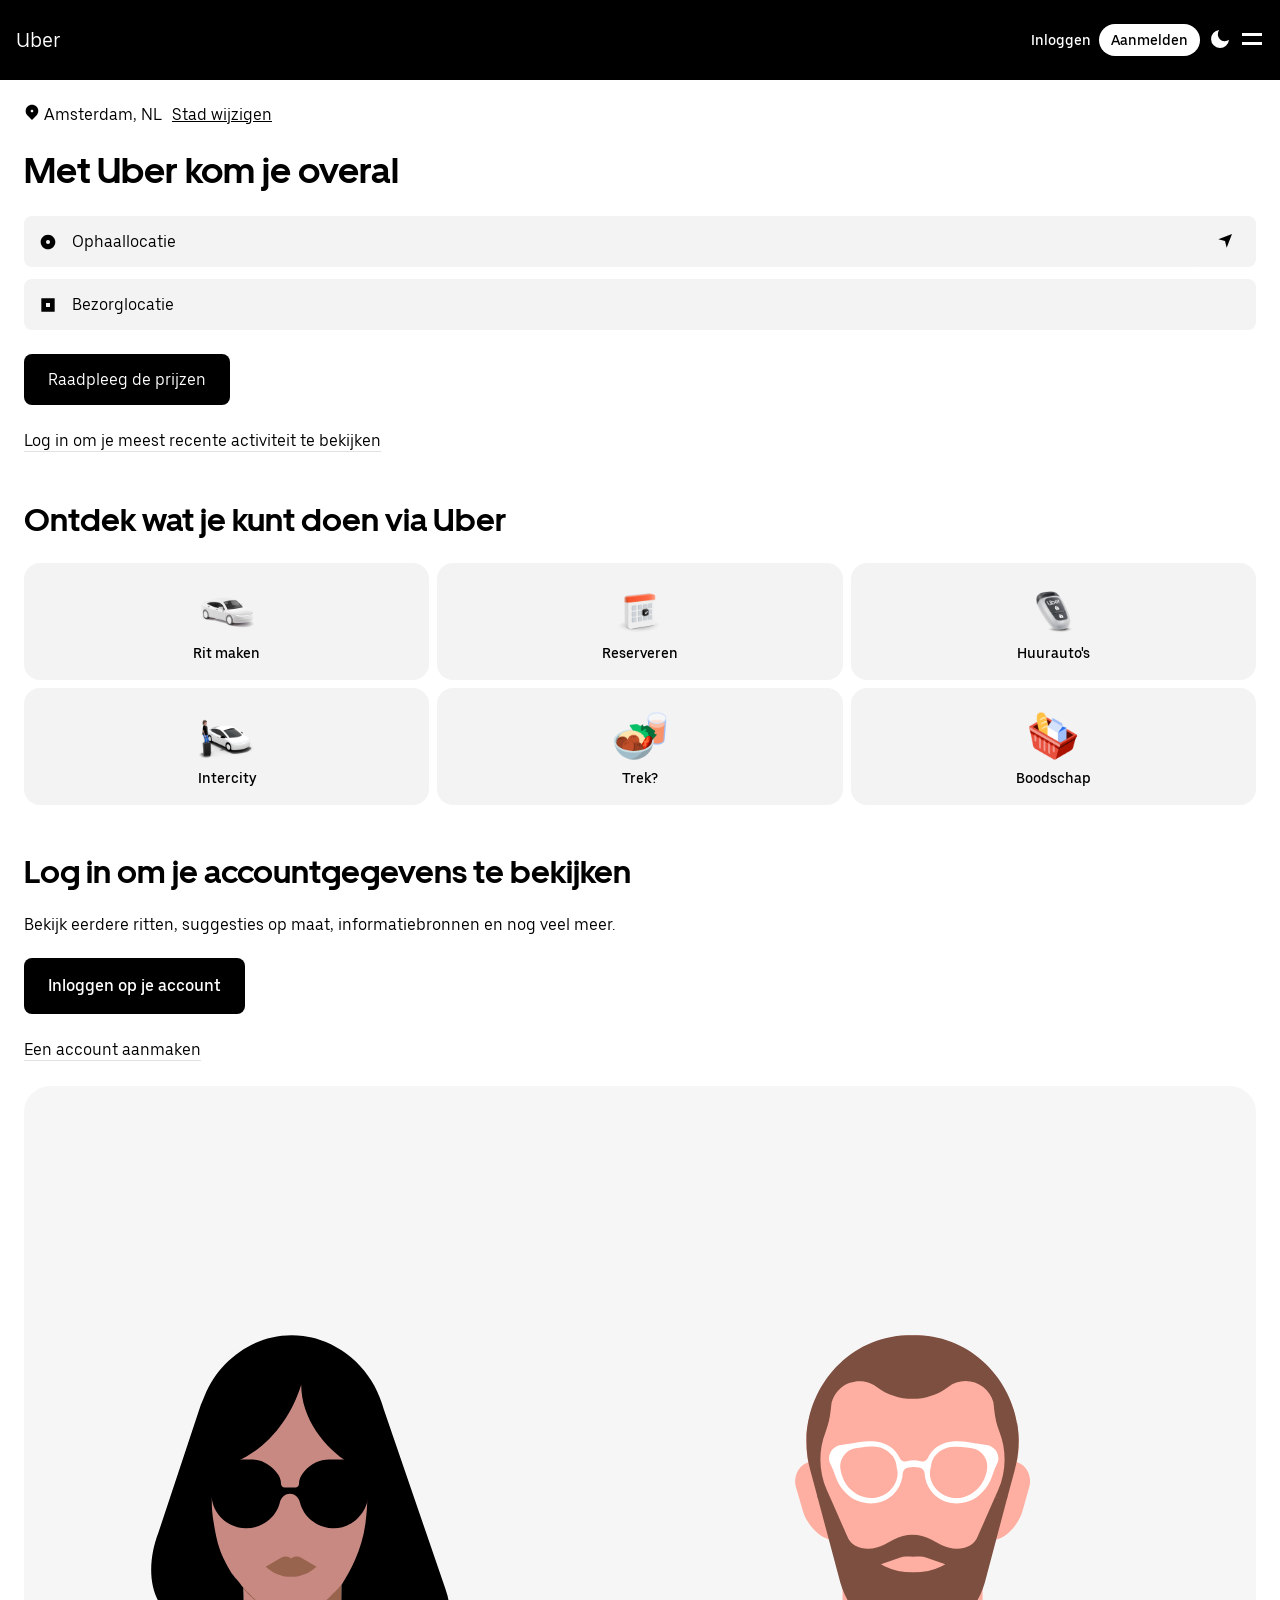
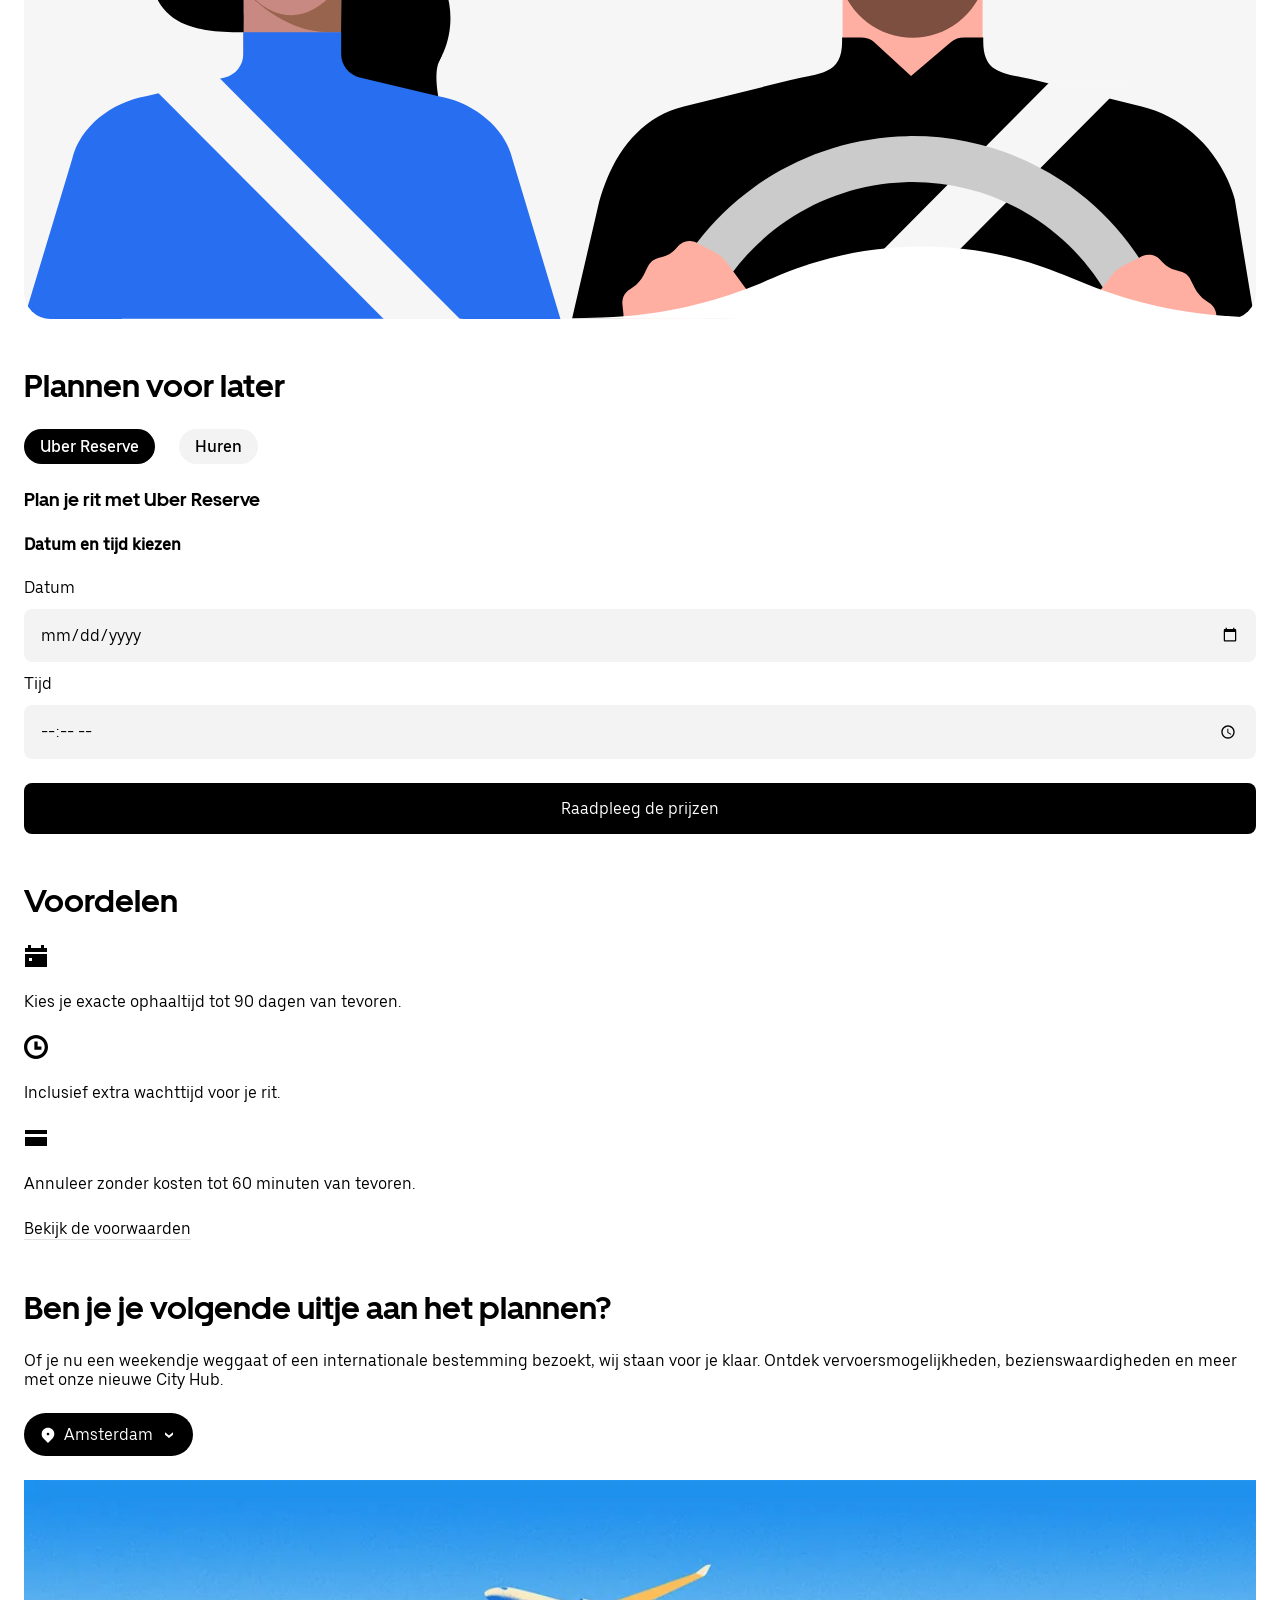
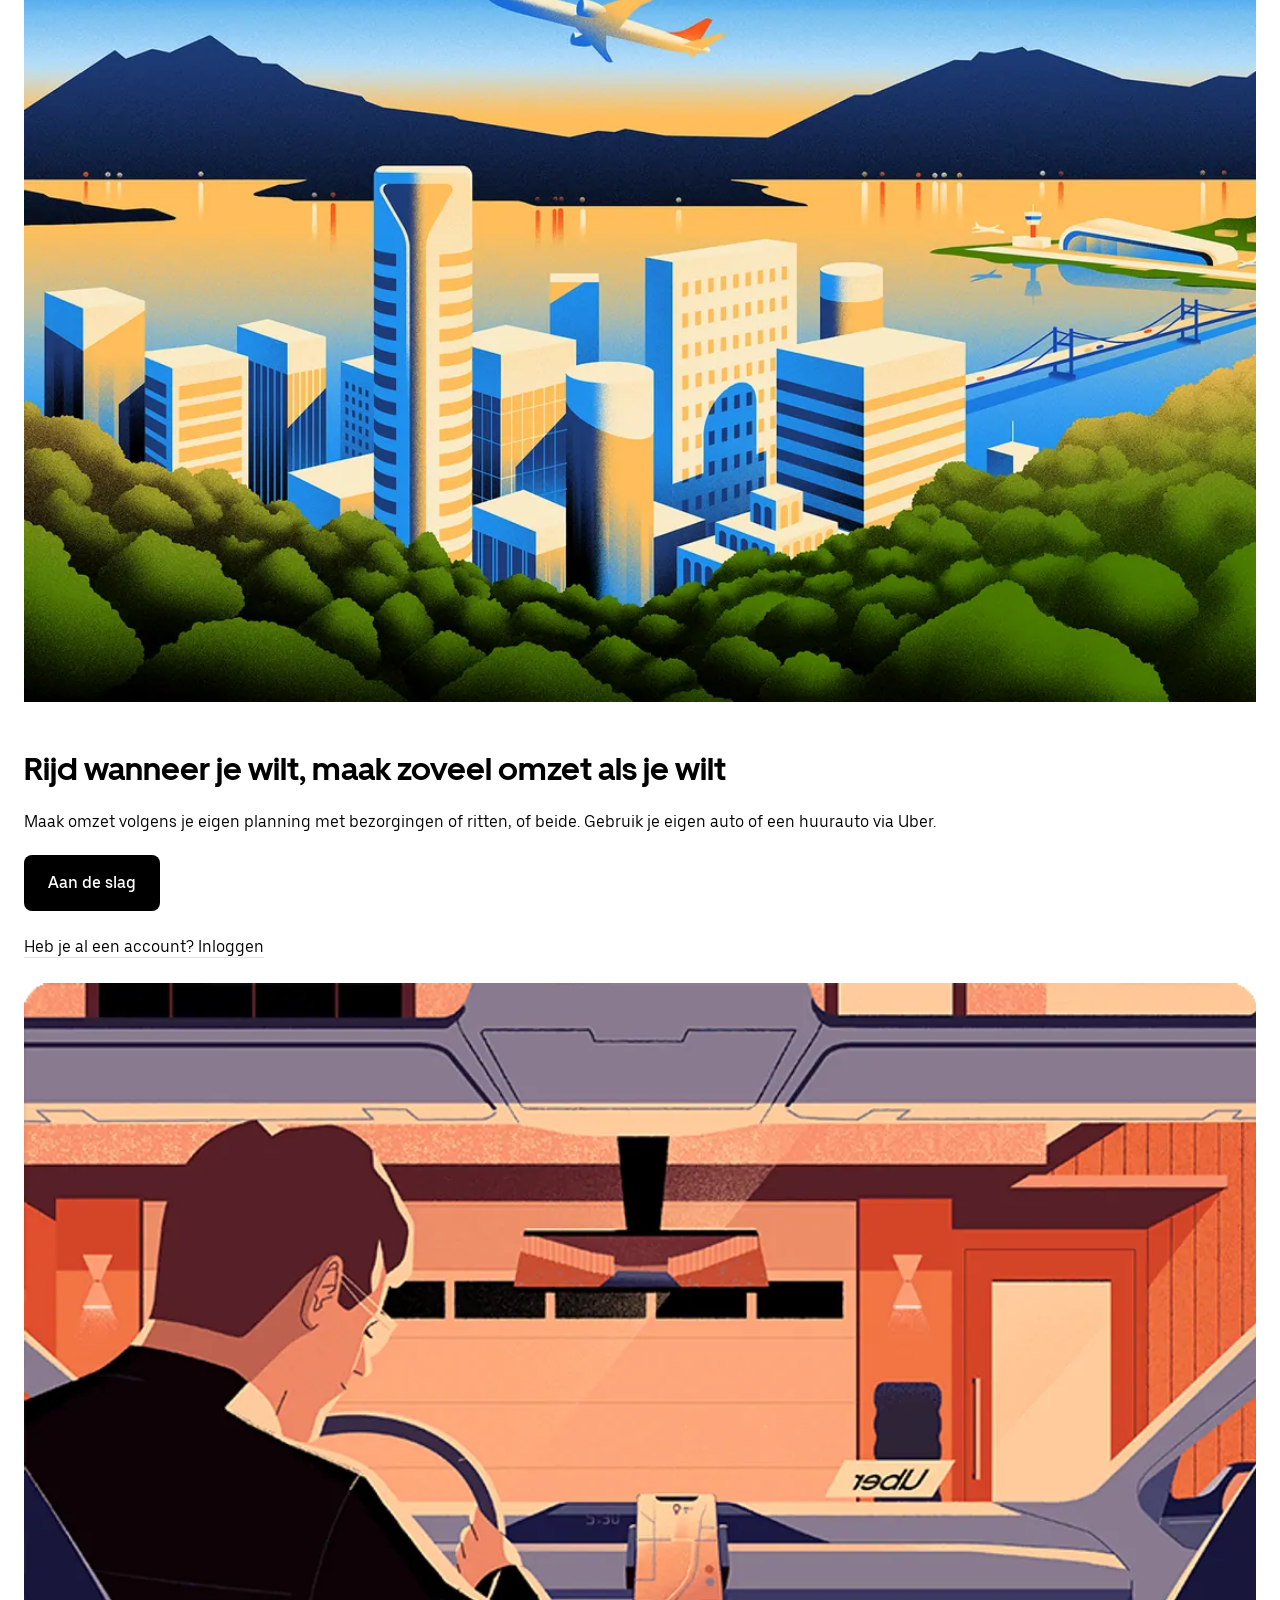
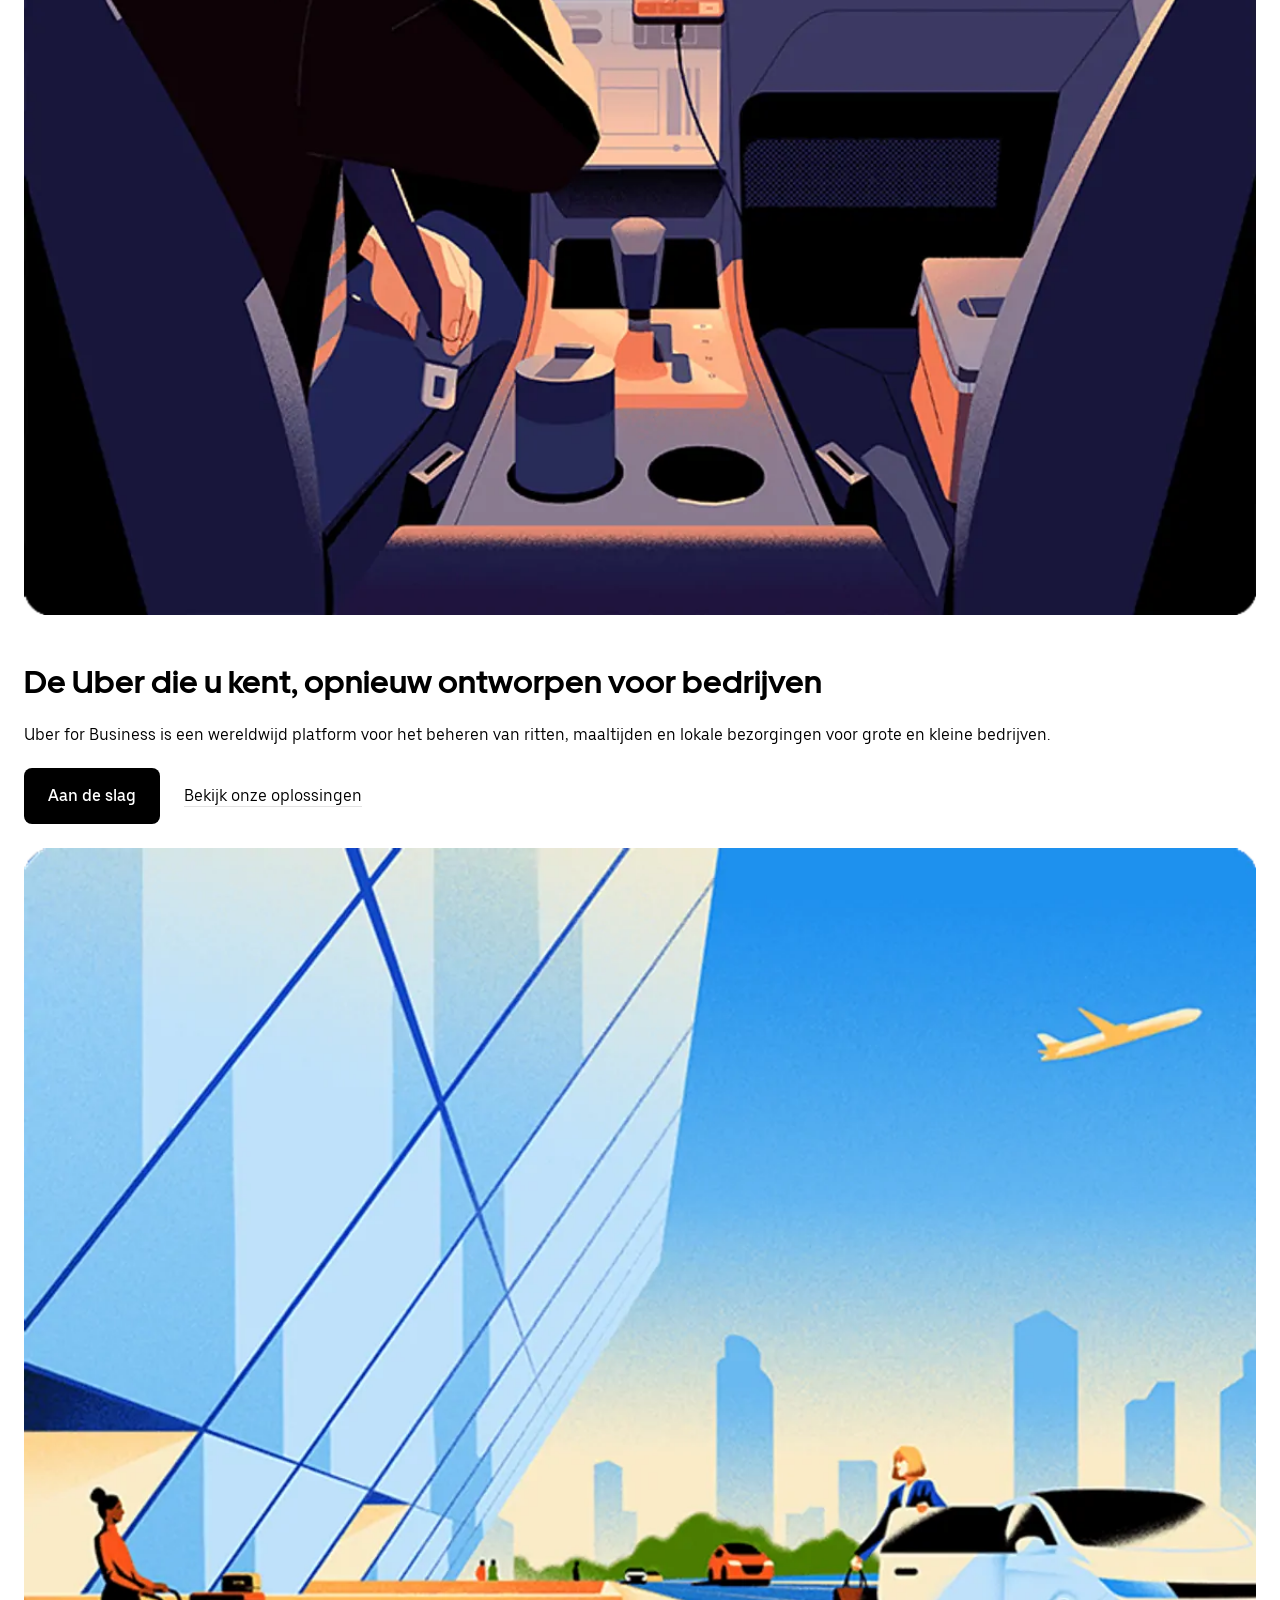
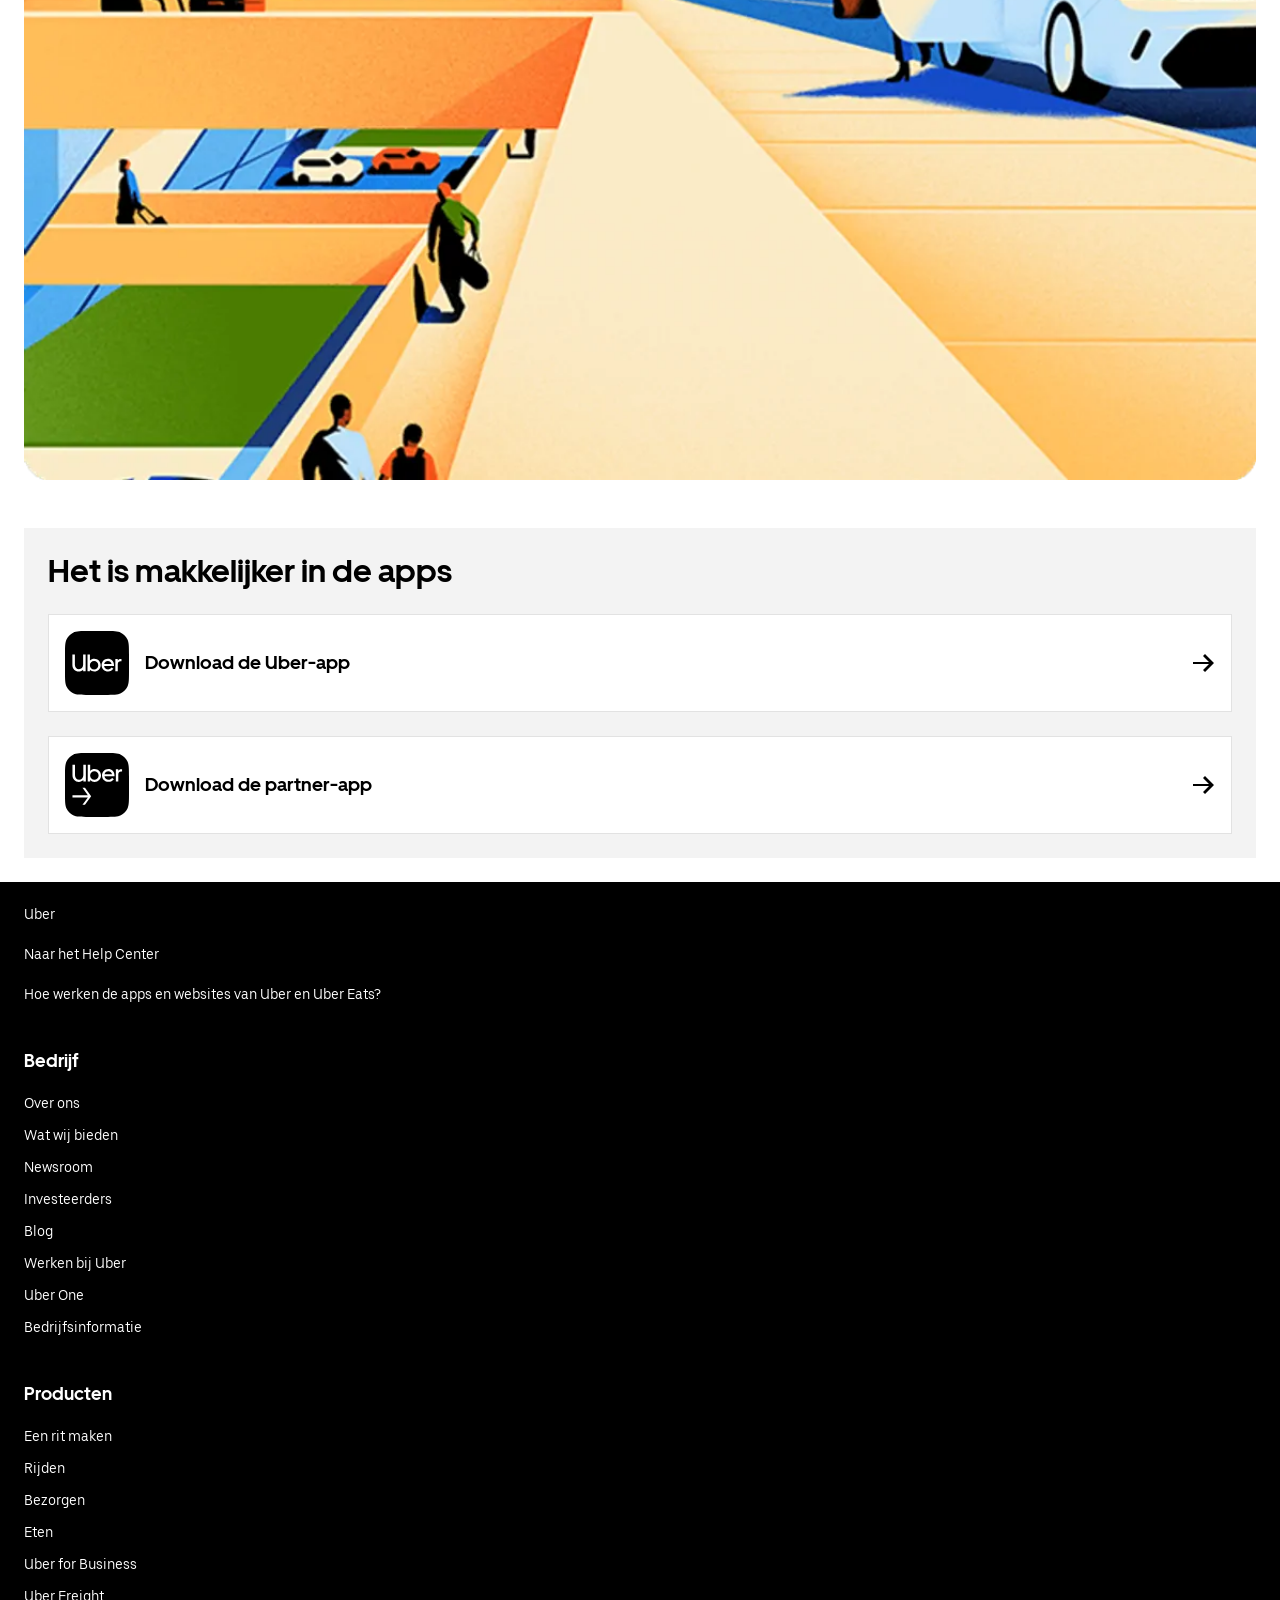
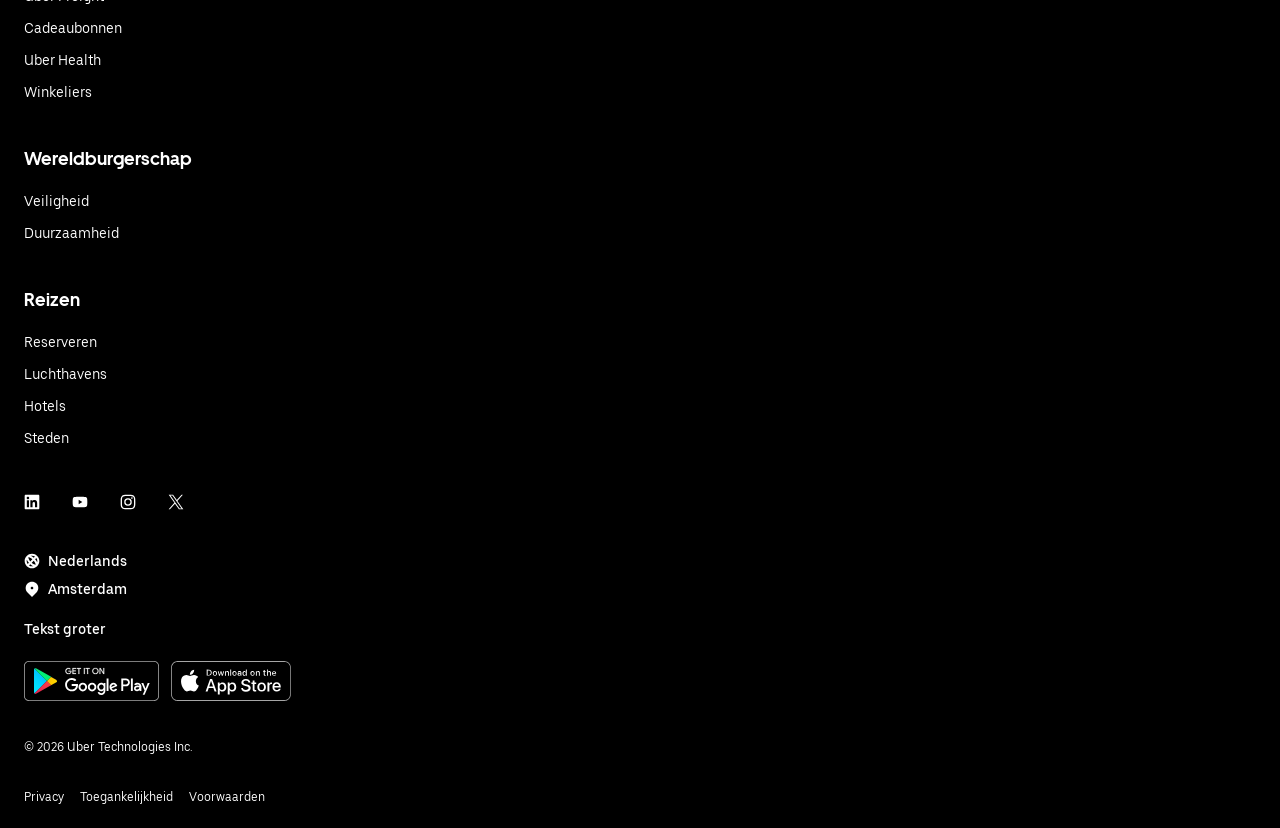
<file: index.html>
<!DOCTYPE html>
<html lang="nl">

<head>
	<meta charset="UTF-8">
	<meta name="author" content="Mehmet">
	<meta name="viewport" content="width=device-width, initial-scale=1">

	<title>Uber | Met Uber kom je overal</title>

	<link href="styles/style.css" rel="stylesheet">
	<script src="scripts/script.js" defer></script>
	<link rel="icon" type="image/svg+xml" href="images/favicon.svg">
</head>

<body>

	<!-- Header met navigatie, thema knop en menu knop -->
	<header>
		<nav>
			<a href="index.html">Uber</a>
			<a href="#">Inloggen</a>
			<a href="#">Aanmelden</a>
			<button type="button" aria-label="Donker thema">
				<!-- Bron: Claude (AI), SVG van de maan en de zon -->
				<svg viewBox="0 0 24 24" aria-hidden="true">
					<path d="M21 12.8A9 9 0 1 1 11.2 3a7 7 0 0 0 9.8 9.8Z" fill="currentColor"></path>
				</svg>
				<svg viewBox="0 0 24 24" aria-hidden="true">
					<circle cx="12" cy="12" r="5" fill="currentColor"></circle>
					<path
						d="M12 1v3M12 20v3M1 12h3M20 12h3M4.2 4.2l2.1 2.1M17.7 17.7l2.1 2.1M4.2 19.8l2.1-2.1M17.7 6.3l2.1-2.1"
						stroke="currentColor" stroke-width="2"></path>
				</svg>
			</button>

			<!-- Bron: FED Oefening JS 3-stap 2 - Hamburger menu (codepen.io/shooft/pen/qEOpvZK) -->
			<button type="button" aria-label="Menu">
				<svg viewBox="0 0 24 24" aria-hidden="true">
					<path d="M2 6h20v3H2V6Z" fill="currentColor"></path>
					<path d="M2 15h20v3H2v-3Z" fill="currentColor"></path>
				</svg>
				<!-- Bron: Claude (AI), SVG van het kruisje -->
				<svg viewBox="0 0 24 24" aria-hidden="true">
					<path d="M4 4l16 16M20 4L4 20" stroke="currentColor" stroke-width="3"></path>
				</svg>
			</button>
			<ul>
				<li><a href="#">Rijden</a></li>
				<li><a href="#">Bezorgen</a></li>
				<li><a href="#">Bedrijven</a></li>
				<li><a href="overons.html">Over ons</a></li>
			</ul>
		</nav>
	</header>

	<main>

		<!-- Article 1: rit aanvragen met formulier -->
		<article>
			<p>
				<svg viewBox="0 0 14 14" aria-hidden="true">
					<path
						d="M10.9081 2.21665C8.74974 0.0583171 5.24974 0.0583171 3.09141 2.21665C0.933073 4.37498 0.933073 7.93332 3.09141 10.0917L6.99974 14L10.9081 10.0333C13.0664 7.93332 13.0664 4.37498 10.9081 2.21665ZM6.99974 7.29165C6.35807 7.29165 5.83307 6.76665 5.83307 6.12498C5.83307 5.48332 6.35807 4.95832 6.99974 4.95832C7.64141 4.95832 8.16641 5.48332 8.16641 6.12498C8.16641 6.76665 7.64141 7.29165 6.99974 7.29165Z"
						fill="currentColor"></path>
				</svg>
				Amsterdam, NL
				<button type="button">Stad wijzigen</button>
			</p>
			<h1>Met Uber kom je overal</h1>
			<form>
				<div>
					<svg viewBox="0 0 24 24" aria-hidden="true">
						<path fill-rule="evenodd"
							d="M12 23c6.075 0 11-4.925 11-11S18.075 1 12 1 1 5.925 1 12s4.925 11 11 11Zm0-8a3 3 0 1 0 0-6 3 3 0 0 0 0 6Z"
							fill="currentColor"></path>
					</svg>
					<label for="ophaallocatie">Ophaallocatie</label>
					<input type="text" id="ophaallocatie" name="ophaallocatie">
					<button type="button" aria-label="Gebruik mijn locatie">
						<svg viewBox="0 0 24 24" aria-hidden="true">
							<path d="M10.5 13.5.5 11 21 3l-8 20.5-2.5-10Z" fill="currentColor"></path>
						</svg>
					</button>
				</div>

				<div>
					<svg viewBox="0 0 24 24" aria-hidden="true">
						<path fill-rule="evenodd" d="M22 2H2v20h20V2Zm-7 7H9v6h6V9Z" fill="currentColor"></path>
					</svg>
					<label for="bezorglocatie">Bezorglocatie</label>
					<input type="text" id="bezorglocatie" name="bezorglocatie">
				</div>

				<button type="submit">Raadpleeg de prijzen</button>
			</form>
			<a href="#">Log in om je meest recente activiteit te bekijken</a>
		</article>

		<!-- Article 2: Ontdek, kaartjes met links -->
		<article>
			<h2>Ontdek wat je kunt doen via Uber</h2>
			<ul>
				<li>
					<a href="#">
						<img src="images/ritmaken.png" alt="Rit maken">
						<p>Rit maken</p>
					</a>
				</li>

				<li>
					<a href="#">
						<img src="images/reserveren.png" alt="Reserveren">
						<p>Reserveren</p>
					</a>
				</li>

				<li>
					<a href="#">
						<img src="images/huurautos.png" alt="Huurauto's">
						<p>Huurauto's</p>
					</a>
				</li>

				<li>
					<a href="#">
						<img src="images/intercity.png" alt="Intercity">
						<p>Intercity</p>
					</a>
				</li>

				<li>
					<a href="#">
						<img src="images/trek.png" alt="Trek?">
						<p>Trek?</p>
					</a>
				</li>

				<li>
					<a href="#">
						<img src="images/boodschap.png" alt="Boodschappen">
						<p>Boodschap</p>
					</a>
				</li>
			</ul>
		</article>

		<!-- Article 3: inloggen -->
		<article>
			<h2>Log in om je accountgegevens te bekijken</h2>
			<p>Bekijk eerdere ritten, suggesties op maat, informatiebronnen en nog veel meer.</p>
			<a href="#">Inloggen op je account</a>
			<a href="#">Een account aanmaken</a>
			<img src="images/man-en-vrouw.svg" alt="Koppel die samen in de auto zitten">
		</article>

		<!-- Article 4: Plannen voor later -->
		<article>
			<h2>Plannen voor later</h2>
			<button type="button">Uber Reserve</button>
			<button type="button">Huren</button>
			<h3>Plan je rit met Uber Reserve</h3>
			<h4>Datum en tijd kiezen</h4>

			<form>
				<label for="datum">Datum</label>
				<input type="date" id="datum">
				<label for="tijd">Tijd</label>
				<input type="time" id="tijd">
				<button type="submit">Raadpleeg de prijzen</button>
			</form>
		</article>


		<!-- Article 5: Voordelen -->
		<article>
			<h2>Voordelen</h2>
			<img src="images/kalender.svg" alt="SVG van een kalender">
			<p>Kies je exacte ophaaltijd tot 90 dagen van tevoren.</p>
			<img src="images/klok.svg" alt="SVG van een klok">
			<p>Inclusief extra wachttijd voor je rit.</p>
			<img src="images/pinpas.svg" alt="SVG van een Pinpas">
			<p>Annuleer zonder kosten tot 60 minuten van tevoren.</p>
			<a href="#">Bekijk de voorwaarden</a>
		</article>


		<!-- Article 6: uitje plannen -->
		<article>
			<h2>Ben je je volgende uitje aan het plannen?</h2>
			<p>Of je nu een weekendje weggaat of een internationale bestemming bezoekt, wij staan voor je klaar.
				Ontdek vervoersmogelijkheden, bezienswaardigheden en meer met onze nieuwe City Hub.</p>
			<button type="button">
				<svg viewBox="0 0 14 14" aria-hidden="true">
					<path
						d="M10.9081 2.21665C8.74974 0.0583171 5.24974 0.0583171 3.09141 2.21665C0.933073 4.37498 0.933073 7.93332 3.09141 10.0917L6.99974 14L10.9081 10.0333C13.0664 7.93332 13.0664 4.37498 10.9081 2.21665ZM6.99974 7.29165C6.35807 7.29165 5.83307 6.76665 5.83307 6.12498C5.83307 5.48332 6.35807 4.95832 6.99974 4.95832C7.64141 4.95832 8.16641 5.48332 8.16641 6.12498C8.16641 6.76665 7.64141 7.29165 6.99974 7.29165Z"
						fill="currentColor"></path>
				</svg>
				Amsterdam
				<!-- Bron: Claude (AI), SVG van het pijltje naar beneden -->
				<svg viewBox="0 0 24 24" aria-hidden="true">
					<path d="M18 8v3.8l-6 4.6-6-4.6V8l6 4.6L18 8Z" fill="currentColor"></path>
				</svg>
			</button>
			<img src="images/vliegtuigmetuitzicht.png" alt="PNG van een vliegtuig met uitzicht op de stad">
		</article>


		<!-- Article 7: rijden voor Uber -->
		<article>
			<h2>Rijd wanneer je wilt, maak zoveel omzet als je wilt</h2>
			<p>Maak omzet volgens je eigen planning met bezorgingen of ritten, of beide. Gebruik je eigen auto of
				een huurauto via Uber.</p>
			<a href="#">Aan de slag</a>
			<a href="#">Heb je al een account? Inloggen</a>
			<img src="images/taxiinauto.png" alt="PNG van een taxi in een auto">
		</article>

		<!-- Article 8: Uber for Business -->
		<article>
			<h2>De Uber die u kent, opnieuw ontworpen voor bedrijven</h2>
			<p>Uber for Business is een wereldwijd platform voor het beheren van ritten, maaltijden en lokale
				bezorgingen voor grote en kleine bedrijven.</p>
			<div>
				<a href="#">Aan de slag</a>
				<a href="#">Bekijk onze oplossingen</a>
			</div>
			<img src="images/aankomst.png" alt="">
		</article>

		<!-- Article 9: de apps -->
		<article>
			<h2>Het is makkelijker in de apps</h2>

			<!-- Bron: Claude (AI), SVG van de pijl in de app-kaartjes -->
			<a href="#">
				<img src="images/uber.svg" alt="">
				<h3>Download de Uber-app</h3>
				<svg viewBox="0 0 24 24" aria-hidden="true">
					<path d="M2 11h16l-6-6 2-2 9 9-9 9-2-2 6-6H2Z" fill="currentColor"></path>
				</svg>
			</a>

			<a href="#">
				<img src="images/ubermetpijl.svg" alt="">
				<h3>Download de partner-app</h3>
				<svg viewBox="0 0 24 24" aria-hidden="true">
					<path d="M2 11h16l-6-6 2-2 9 9-9 9-2-2 6-6H2Z" fill="currentColor"></path>
				</svg>
			</a>
		</article>

	</main>

	<!-- Footer met links, social media en de knop Tekst groter -->
	<footer>

		<a href="#">Uber</a>
		<a href="#">Naar het Help Center</a>
		<a href="#">Hoe werken de apps en websites van Uber en Uber Eats?</a>

		<h2>Bedrijf</h2>
		<ul>
			<li><a href="overons.html">Over ons</a></li>
			<li><a href="#">Wat wij bieden</a></li>
			<li><a href="#">Newsroom</a></li>
			<li><a href="#">Investeerders</a></li>
			<li><a href="#">Blog</a></li>
			<li><a href="#">Werken bij Uber</a></li>
			<li><a href="#">Uber One</a></li>
			<li><a href="#">Bedrijfsinformatie</a></li>
		</ul>

		<h2>Producten</h2>
		<ul>
			<li><a href="#">Een rit maken</a></li>
			<li><a href="#">Rijden</a></li>
			<li><a href="#">Bezorgen</a></li>
			<li><a href="#">Eten</a></li>
			<li><a href="#">Uber for Business</a></li>
			<li><a href="#">Uber Freight</a></li>
			<li><a href="#">Cadeaubonnen</a></li>
			<li><a href="#">Uber Health</a></li>
			<li><a href="#">Winkeliers</a></li>
		</ul>

		<h2>Wereldburgerschap</h2>
		<ul>
			<li><a href="#">Veiligheid</a></li>
			<li><a href="#">Duurzaamheid</a></li>
		</ul>

		<h2>Reizen</h2>
		<ul>
			<li><a href="#">Reserveren</a></li>
			<li><a href="#">Luchthavens</a></li>
			<li><a href="#">Hotels</a></li>
			<li><a href="#">Steden</a></li>
		</ul>

		<ul>
			<li>
				<a href="#" aria-label="LinkedIn">
					<svg viewBox="0 0 24 24" aria-hidden="true">
						<path
							d="M21.37 1H2.62C1.73 1 1 1.71 1 2.58v18.83c0 .88.73 1.59 1.62 1.59h18.75c.9 0 1.63-.71 1.63-1.59V2.58C23 1.71 22.27 1 21.37 1ZM7.53 19.75H4.26V9.25h3.27v10.5ZM5.89 7.81C4.85 7.81 4 6.960 4 5.92s.84-1.89 1.89-1.89c1.04 0 1.89.85 1.89 1.89.01 1.04-.84 1.89-1.89 1.89Zm13.86 11.94h-3.26v-5.1c0-1.22-.02-2.78-1.7-2.78-1.7 0-1.96 1.33-1.96 2.7v5.19H9.57V9.26h3.13v1.43h.04c.44-.83 1.5-1.7 3.09-1.7 3.3 0 3.91 2.17 3.91 5v5.76h.01Z"
							fill="currentColor"></path>
					</svg>
				</a>
			</li>
			<li>
				<a href="#" aria-label="YouTube">
					<svg viewBox="0 0 24 24" aria-hidden="true">
						<path
							d="M23 12s0-3.85-.46-5.58c-.25-.95-1-1.7-1.94-1.96C18.88 4 12 4 12 4s-6.88 0-8.6.46c-.95.25-1.69 1.01-1.94 1.96C1 8.15 1 12 1 12s.04 3.85.5 5.58c.25.95 1 1.7 1.95 1.96 1.71.46 8.59.46 8.59.46s6.88 0 8.6-.46c.95-.25 1.69-1.01 1.94-1.96.46-1.73.42-5.58.42-5.58Zm-13 3.27V8.73L15.5 12 10 15.27Z"
							fill="currentColor"></path>
					</svg>
				</a>
			</li>
			<li>
				<a href="#" aria-label="Instagram">
					<svg viewBox="0 0 24 24" aria-hidden="true">
						<g fill="currentColor">
							<path
								d="M21.15 2.85C19.05.74 16.23 1 12 1 8.04 1 5 .69 2.85 2.85.74 4.95 1 7.77 1 12c0 3.95-.31 7 1.850 9.15C4.95 23.26 7.77 23 12 23c3.96 0 7 .31 9.15-1.85C23.25 19.05 23 16.23 23 12c0-4.31.24-7.07-1.85-9.15Zm-1.4 16.9c-1.37 1.37-3.18 1.27-7.75 1.27-4.29 0-6.34.15-7.75-1.27-1.44-1.44-1.27-3.51-1.27-7.75 0-4.23-.15-6.330 1.27-7.75C5.66 2.84 7.6 2.98 12 2.98c4.23 0 6.33-.15 7.75 1.27 1.38 1.38 1.27 3.22 1.27 7.75 0 4.24.15 6.34-1.27 7.75Z">
							</path>
							<path
								d="M12 6.35a5.65 5.65 0 1 0 .001 11.301A5.65 5.65 0 0 0 12 6.35Zm0 9.32c-2.02 0-3.67-1.64-3.67-3.67 0-2.030 1.64-3.67 3.67-3.67 2.03 0 3.67 1.64 3.67 3.67 0 2.02-1.65 3.67-3.67 3.67ZM17.87 4.81c-.73 0-1.32.59-1.32 1.32 0 .73.59 1.32 1.32 1.32.73 0 1.32-.59 1.32-1.32 0-.73-.59-1.32-1.32-1.32Z">
							</path>
						</g>
					</svg>
				</a>
			</li>
			<li>
				<a href="#" aria-label="X">
					<svg viewBox="0 0 24 24" aria-hidden="true">
						<path
							d="M14.094 10.317 22.28 1H20.34l-7.11 8.088L7.557 1H1.01l8.583 12.231L1.01 23H2.95l7.503-8.543L16.446 23h6.546M3.649 2.432h2.978L20.34 21.639h-2.98"
							fill="currentColor"></path>
					</svg>
				</a>
			</li>
		</ul>


		<button type="button">
			<svg viewBox="0 0 24 24" aria-hidden="true">
				<path
					d="M12 1C5.9 1 1 5.9 1 12s4.9 11 11 11 11-4.9 11-11S18.1 1 12 1Zm8 11c0 .7-.1 1.4-.3 2-.6-1.5-1.6-3.1-3-4.7l1.8-1.8c1 1.3 1.5 2.8 1.5 4.5ZM6.5 6.5c1.3 0 3.6.8 6 2.9l-3.2 3.2C7.1 9.8 6.5 7.5 6.5 6.5Zm8.1 5c2.3 2.7 2.9 5 2.9 6-1.3 0-3.6-.8-6-2.9l3.1-3.1Zm1.9-6.1-1.9 1.9c-1.6-1.4-3.2-2.4-4.7-3 .7-.2 1.3-.3 2-.3 1.8 0 3.3.5 4.6 1.4ZM4 12c0-.7.1-1.4.3-2 .6 1.5 1.6 3.1 3 4.7l-1.8 1.8C4.5 15.2 4 13.7 4 12Zm3.5 6.6 1.9-1.9c1.6 1.4 3.2 2.4 4.7 3-.7.2-1.3.3-2 .3-1.8 0-3.3-.5-4.6-1.4Z"
					fill="currentColor"></path>
			</svg>
			Nederlands
		</button>

		<button type="button">
			<svg viewBox="0 0 24 24" aria-hidden="true">
				<path
					d="M18.7 3.8C15 .1 9 .1 5.3 3.8c-3.7 3.7-3.7 9.8 0 13.5L12 24l6.7-6.8c3.7-3.6 3.7-9.7 0-13.4ZM12 12.5c-1.1 0-2-.9-2-2s.9-2 2-2 2 .9 2 2-.9 2-2 2Z"
					fill="currentColor"></path>
			</svg>
			Amsterdam
		</button>

		<button type="button">Tekst groter</button>

		<ul>
			<li>
				<a href="#">
					<img src="images/googleplay.svg" alt="Download de Uber-app in Google Play">
				</a>
			</li>
			<li>
				<a href="#">
					<img src="images/appstore.svg" alt="Download de Uber-app in de App Store">
				</a>
			</li>
		</ul>

		<p>© 2026 Uber Technologies Inc.</p>

		<ul>
			<li><a href="#">Privacy</a></li>
			<li><a href="#">Toegankelijkheid</a></li>
			<li><a href="#">Voorwaarden</a></li>
		</ul>


	</footer>

</body>

</html>
</file>
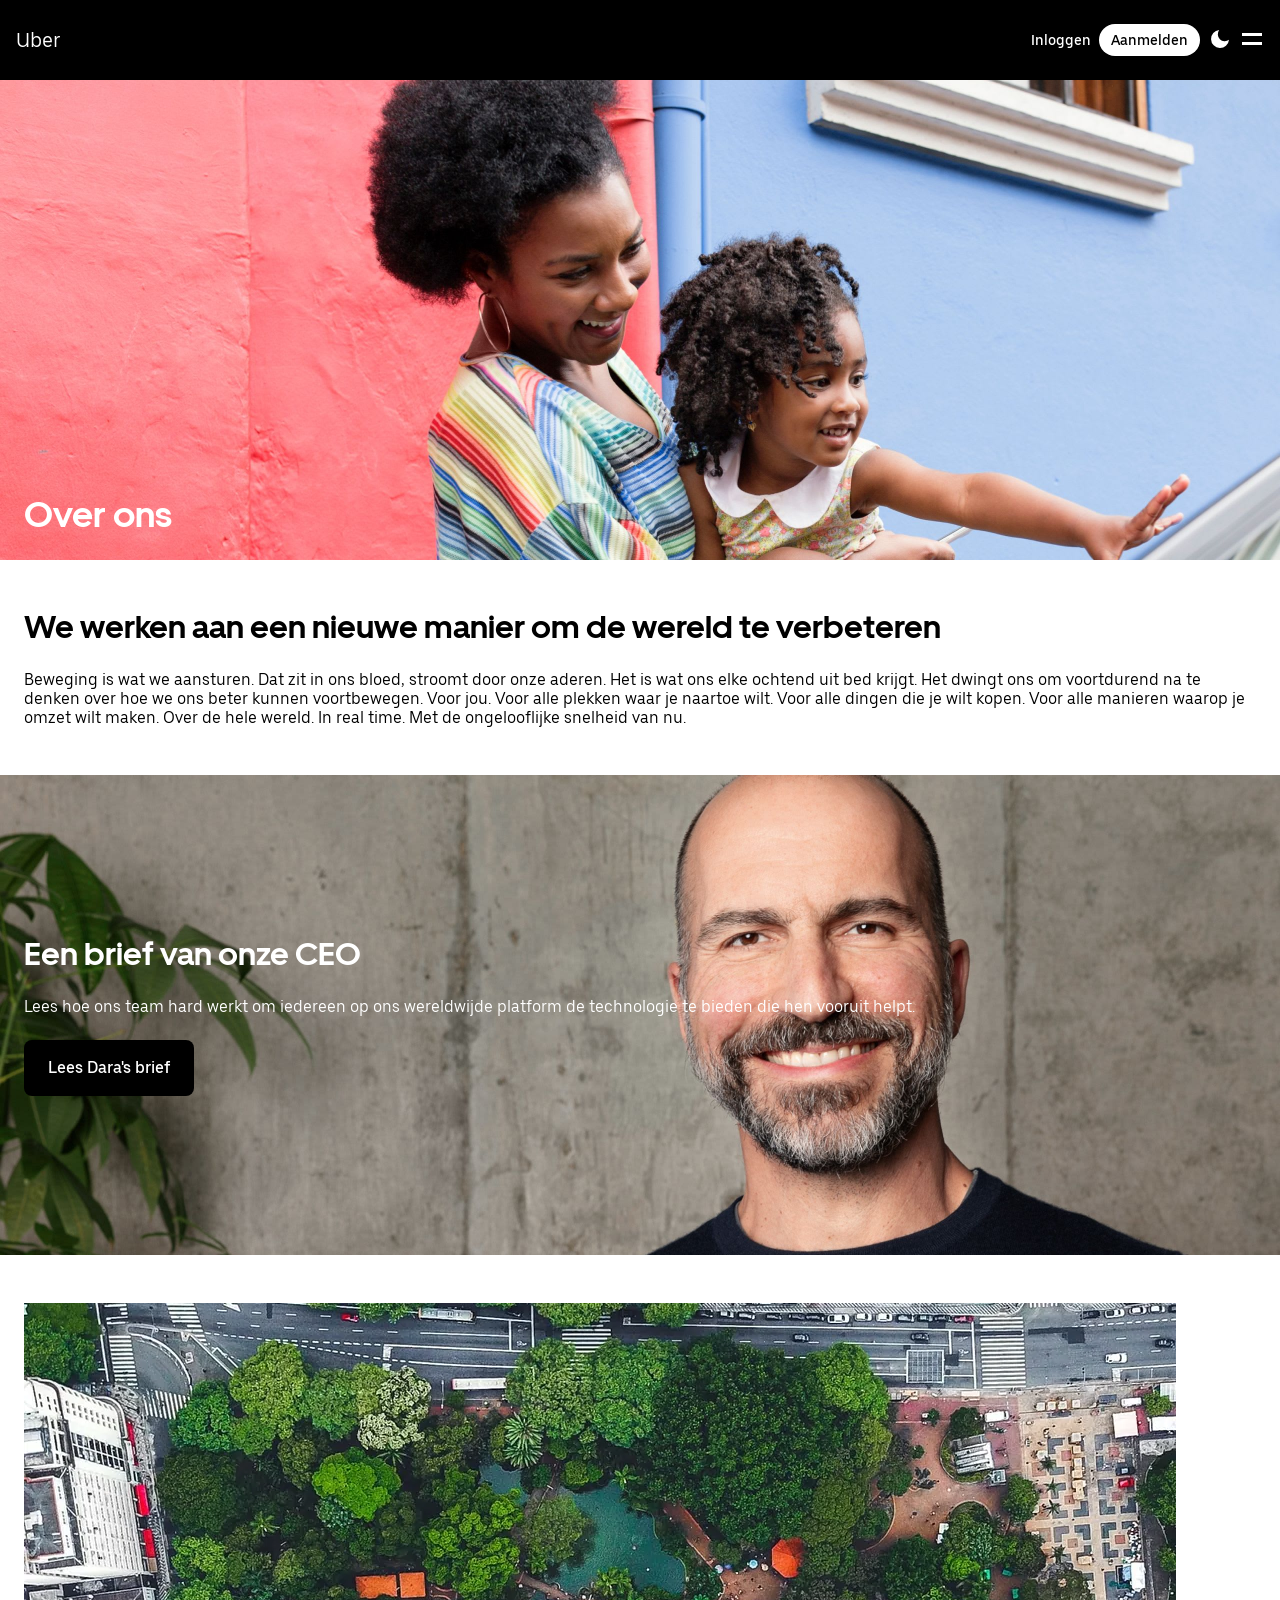
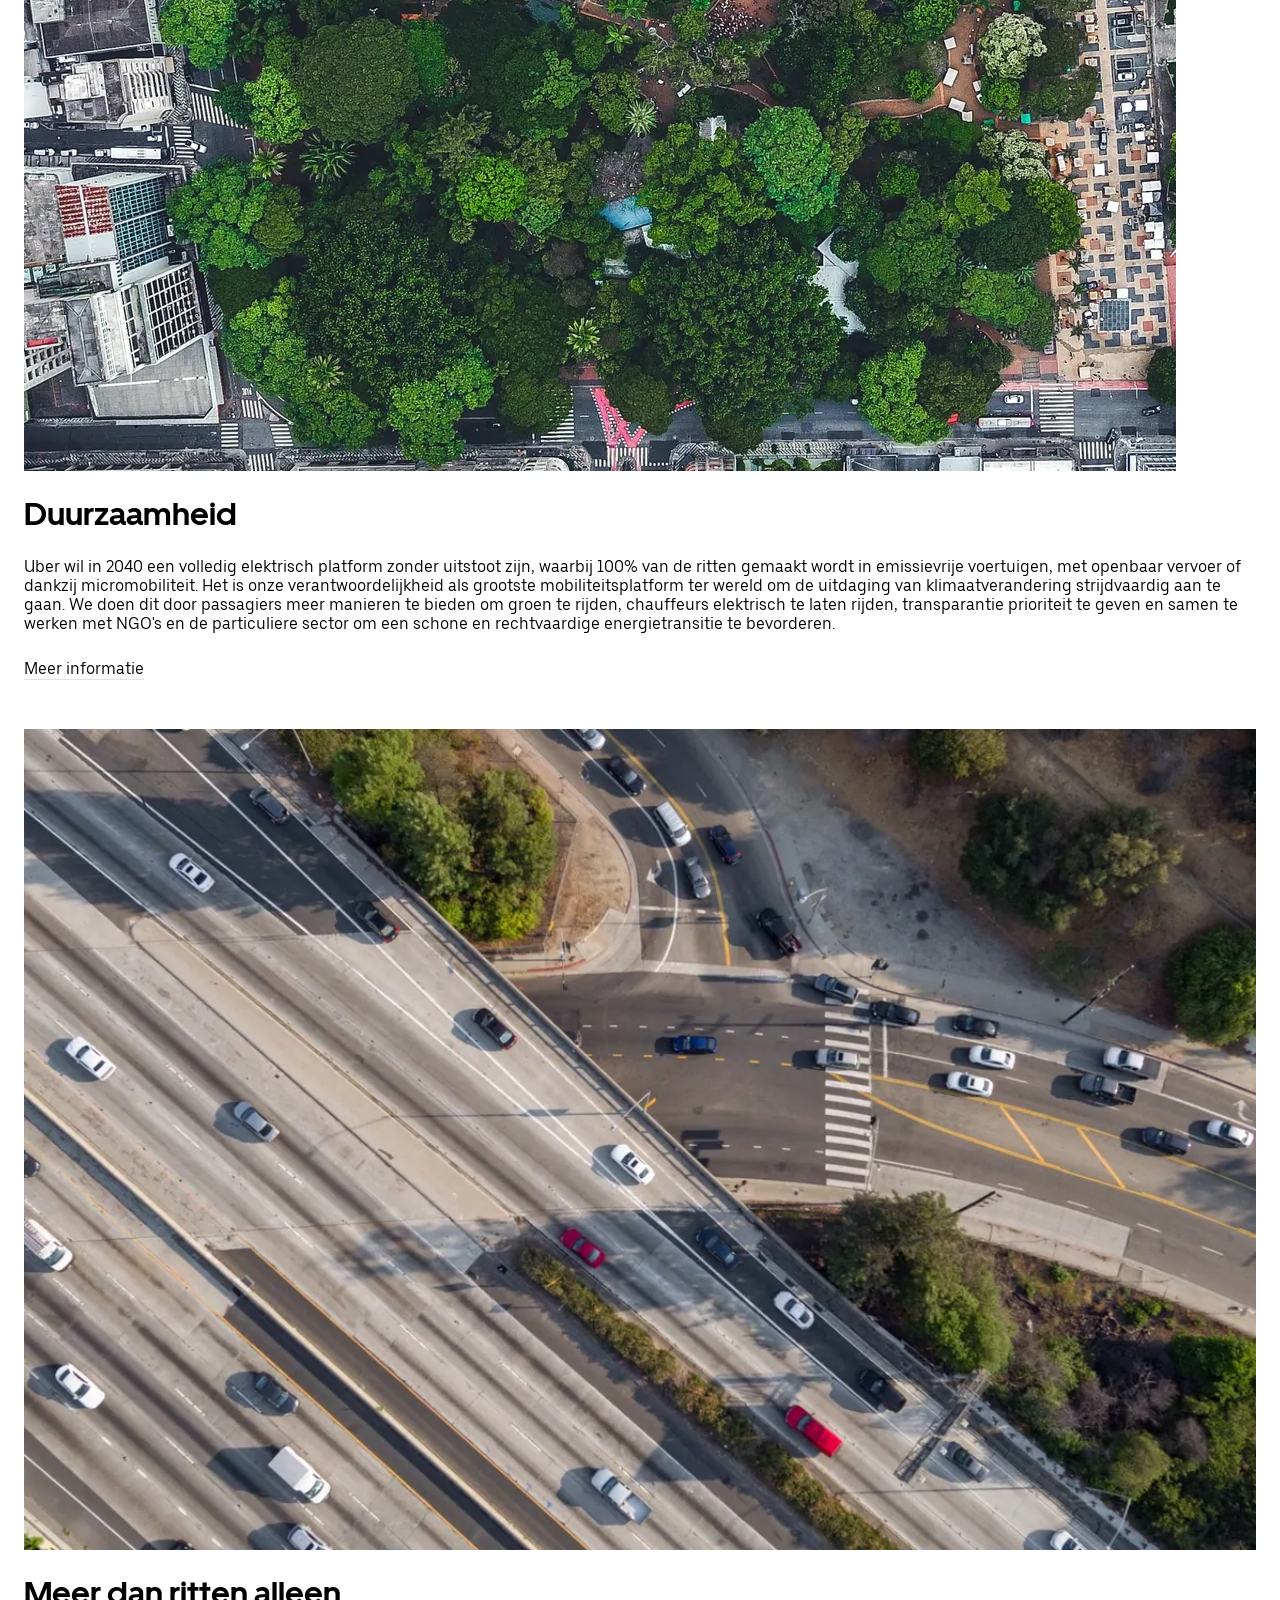
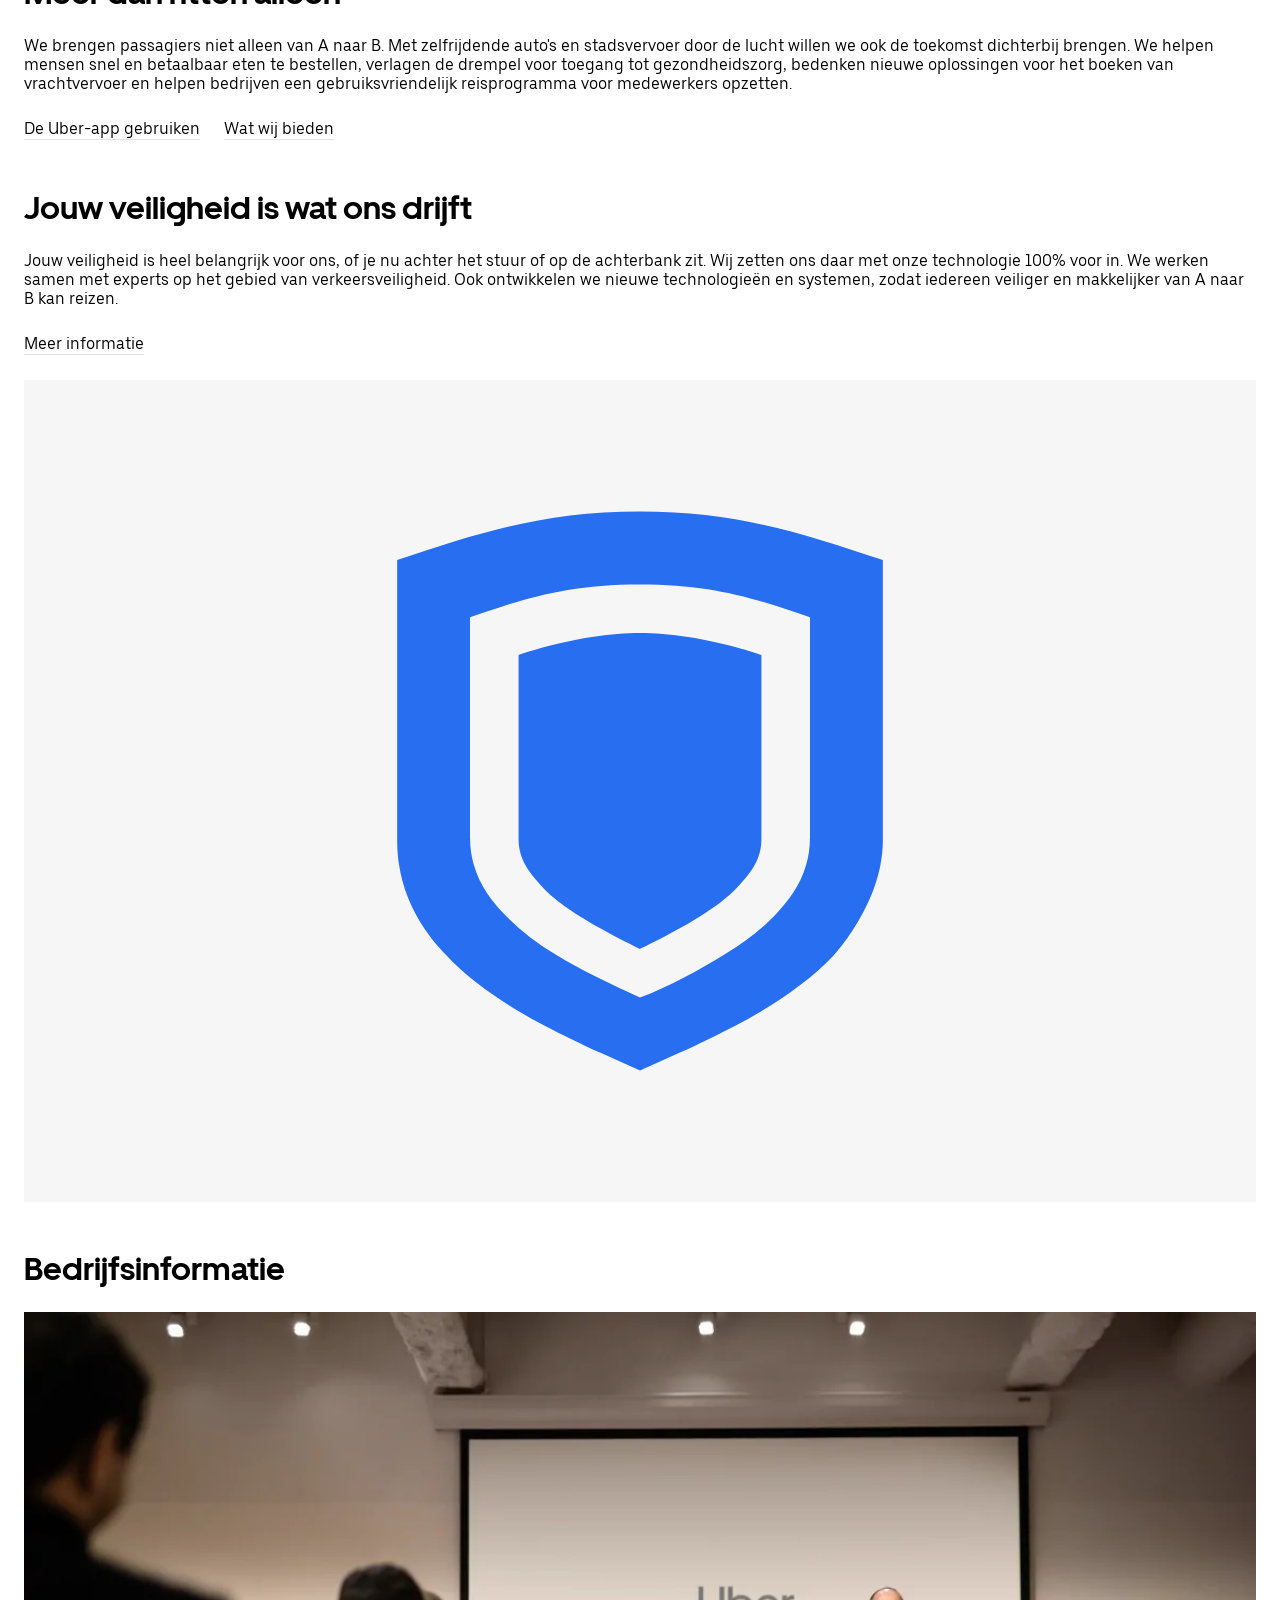
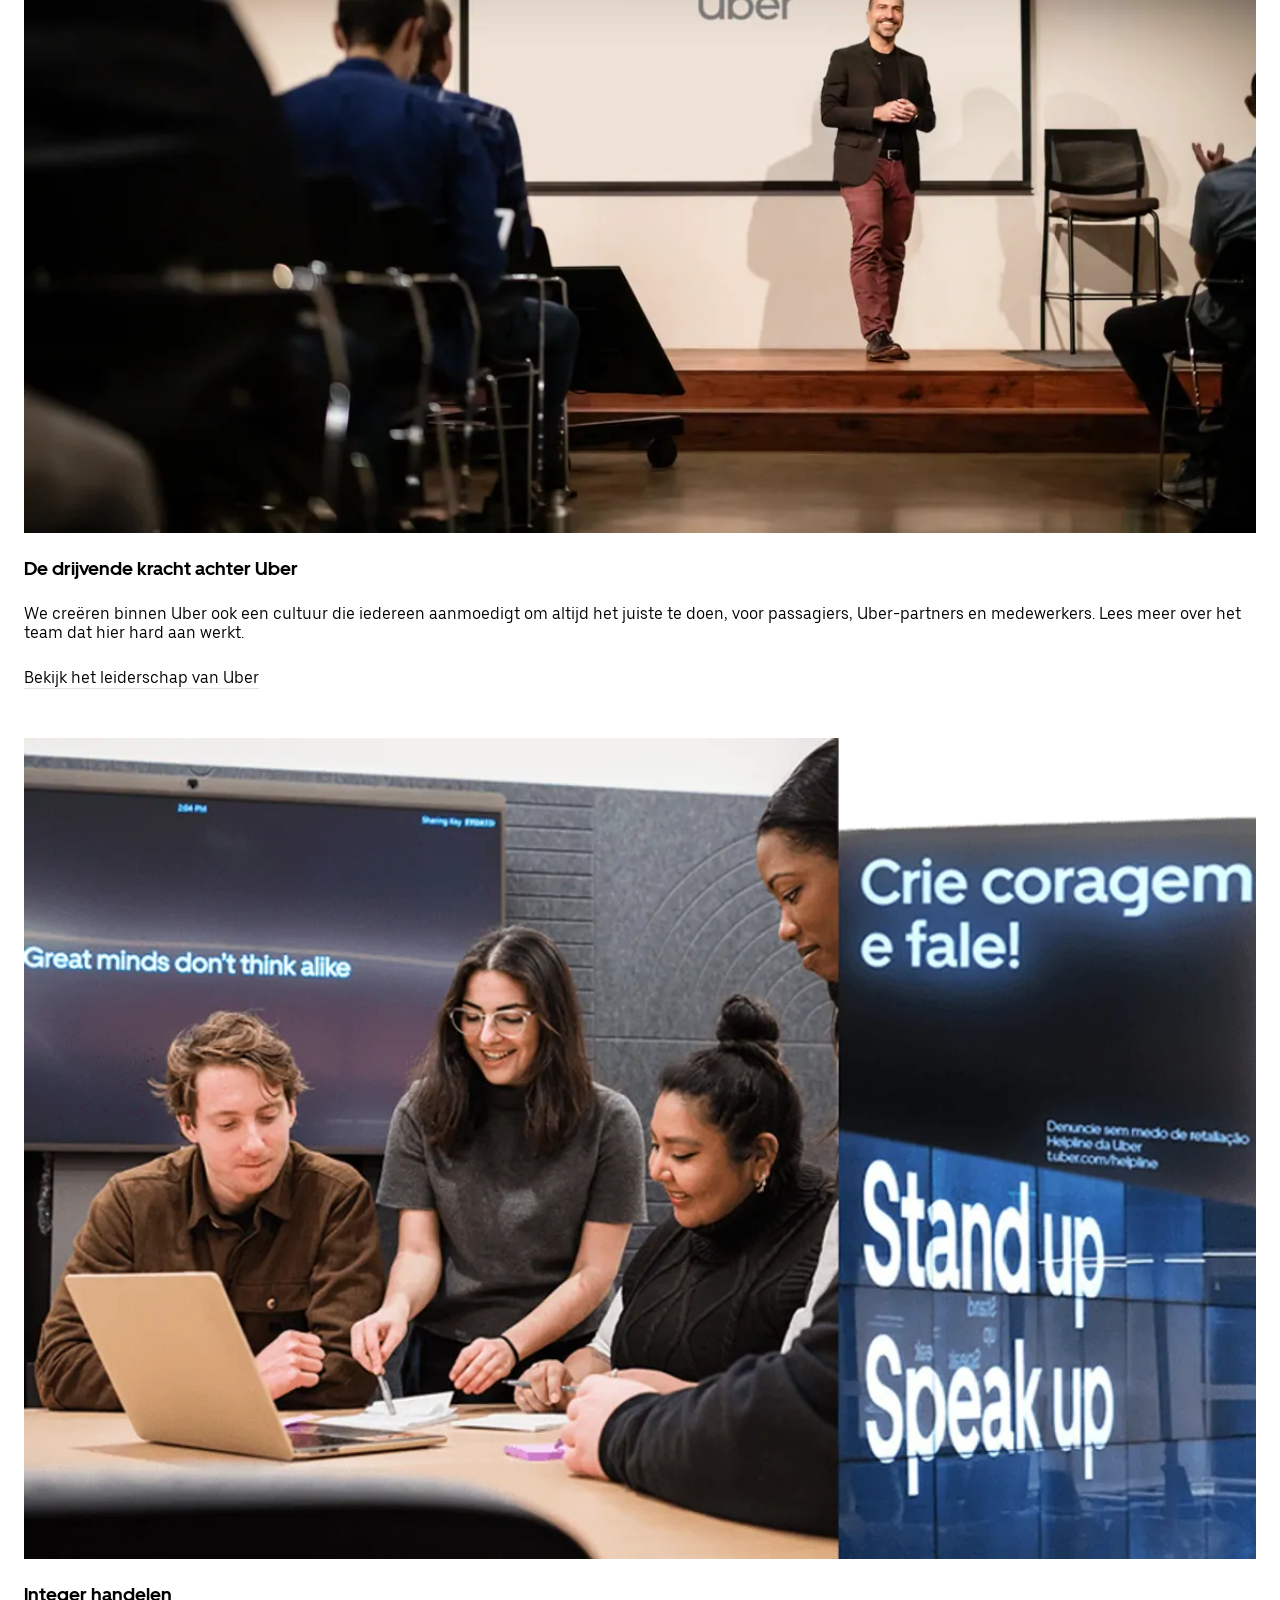
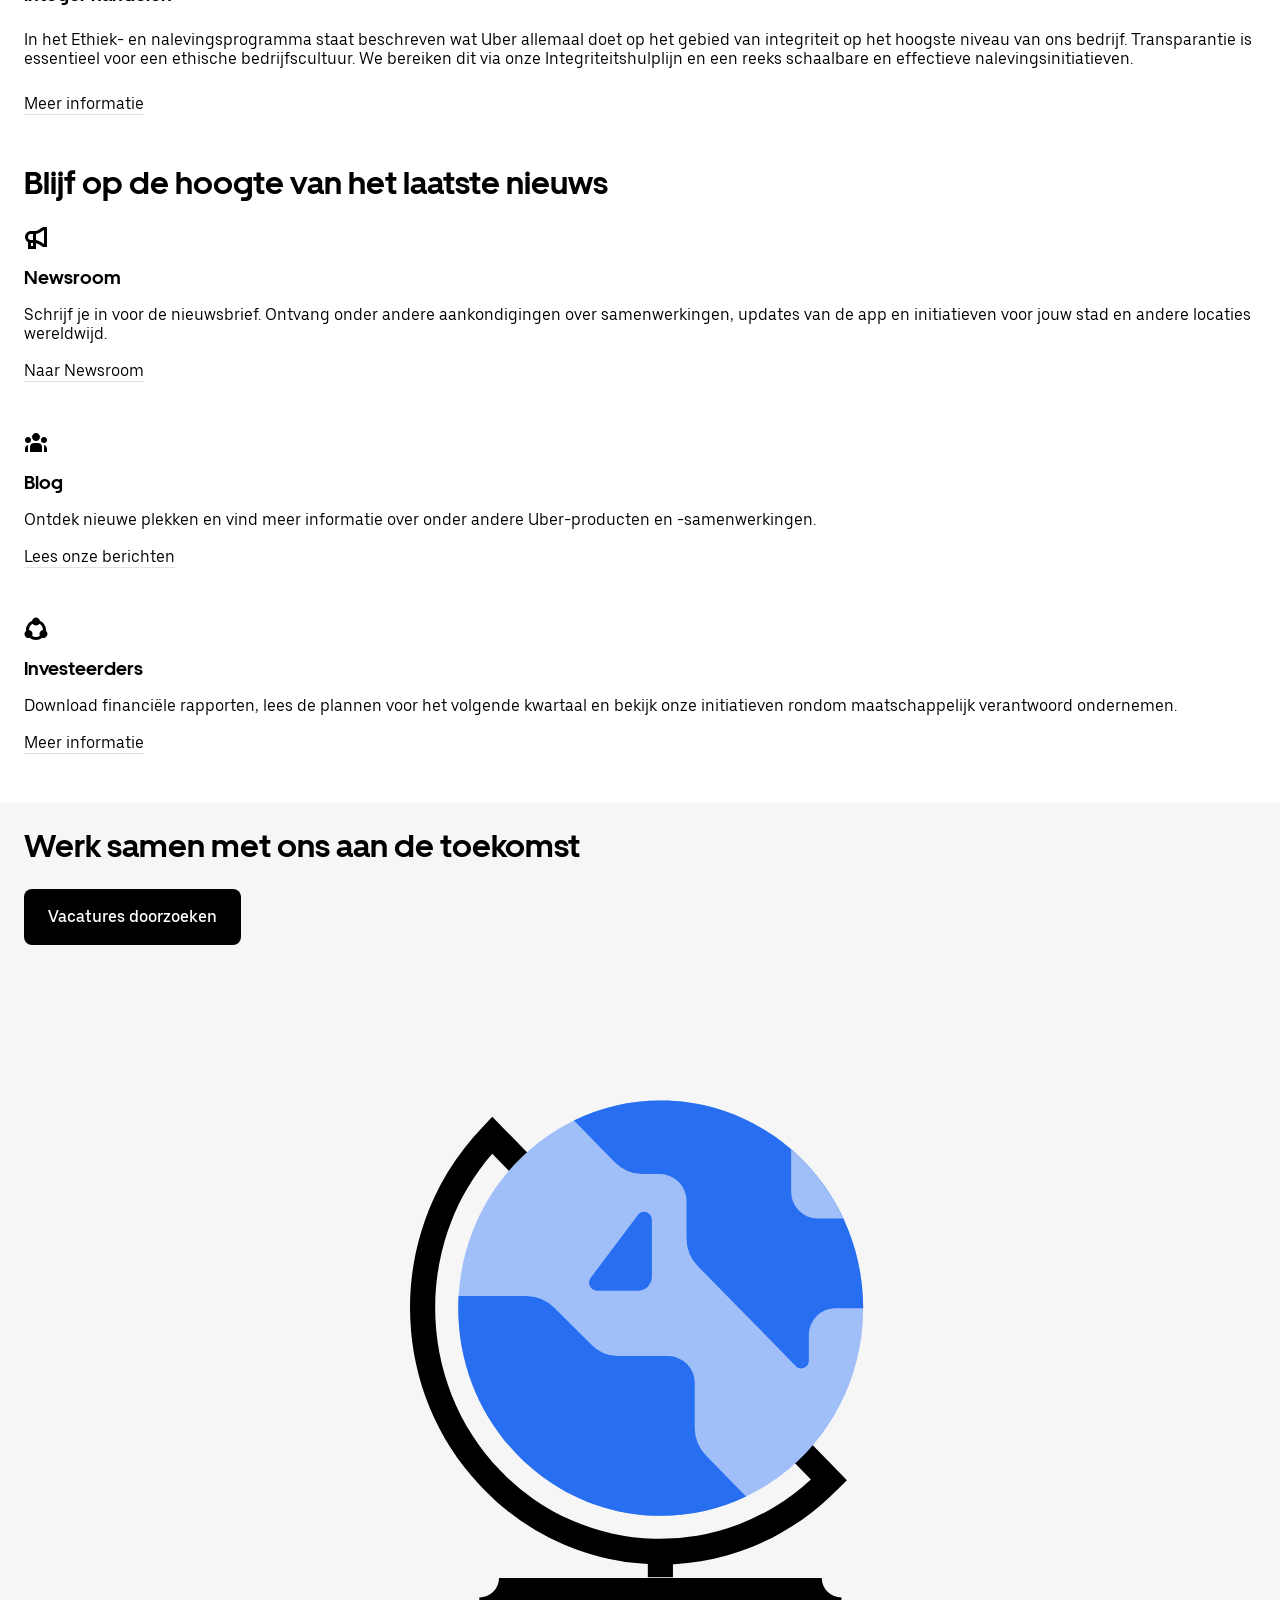
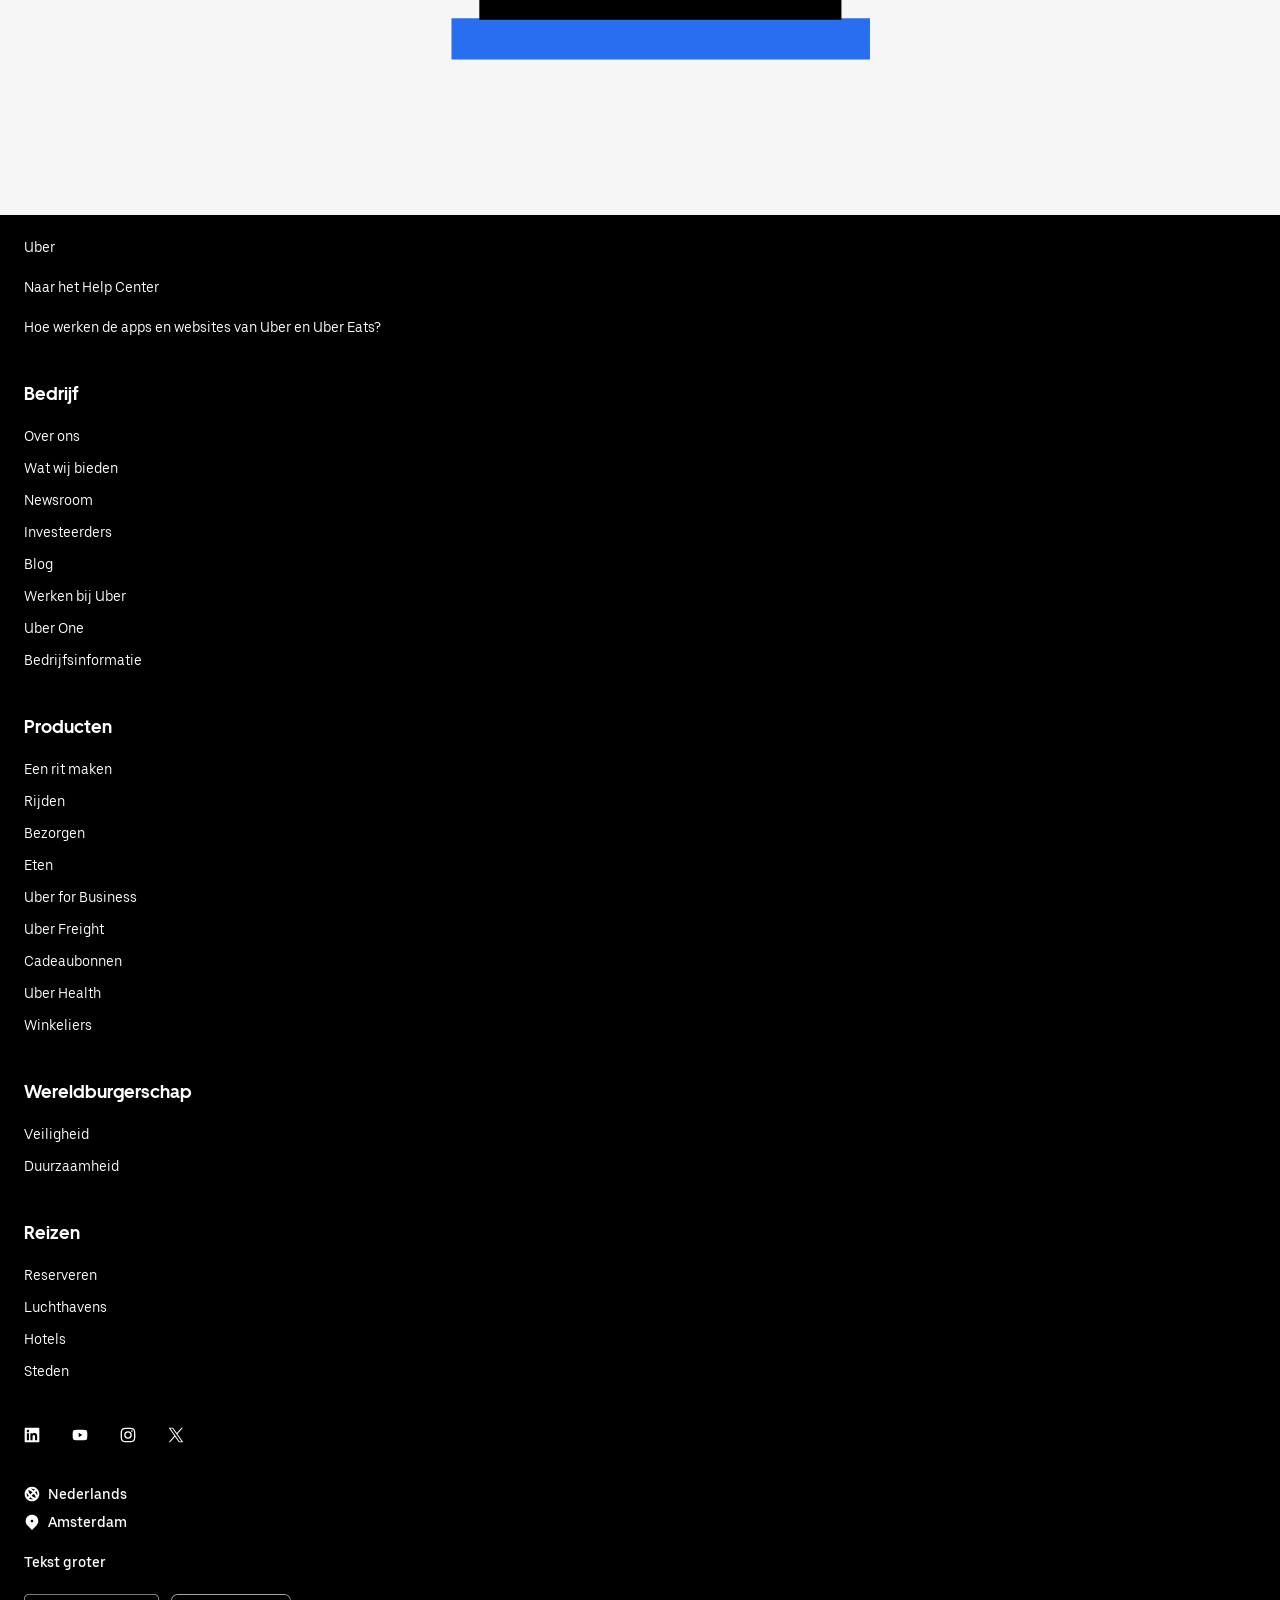
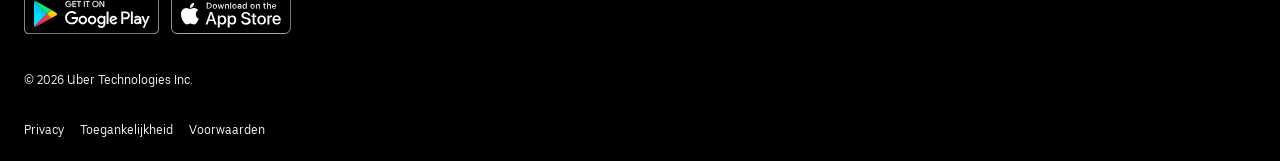
<file: overons.html>
<!DOCTYPE html>
<html lang="nl">

<head>
    <meta charset="UTF-8">
    <meta name="viewport" content="width=device-width, initial-scale=1.0">
    <title>Uber | Over ons</title>

    <link href="styles/style.css" rel="stylesheet">
    <link href="styles/overons.css" rel="stylesheet">
    <script src="scripts/script.js" defer></script>

</head>

<body>
    <!-- Header met navigatie, thema knop en menu knop -->
    <header>
        <nav>
            <a href="index.html">Uber</a>
            <a href="#">Inloggen</a>
            <a href="#">Aanmelden</a>
            <button type="button" aria-label="Donker thema">
                <!-- Bron: Claude (AI), SVG van de maan en de zon -->
                <svg viewBox="0 0 24 24" aria-hidden="true">
                    <path d="M21 12.8A9 9 0 1 1 11.2 3a7 7 0 0 0 9.8 9.8Z" fill="currentColor"></path>
                </svg>
                <svg viewBox="0 0 24 24" aria-hidden="true">
                    <circle cx="12" cy="12" r="5" fill="currentColor"></circle>
                    <path
                        d="M12 1v3M12 20v3M1 12h3M20 12h3M4.2 4.2l2.1 2.1M17.7 17.7l2.1 2.1M4.2 19.8l2.1-2.1M17.7 6.3l2.1-2.1"
                        stroke="currentColor" stroke-width="2"></path>
                </svg>
            </button>

            <!-- Bron: FED Oefening JS 3-stap 2 - Hamburger menu (codepen.io/shooft/pen/qEOpvZK) -->
            <button type="button" aria-label="Menu">
                <svg viewBox="0 0 24 24" aria-hidden="true">
                    <path d="M2 6h20v3H2V6Z" fill="currentColor"></path>
                    <path d="M2 15h20v3H2v-3Z" fill="currentColor"></path>
                </svg>
                <!-- Bron: Claude (AI), SVG van het kruisje -->
                <svg viewBox="0 0 24 24" aria-hidden="true">
                    <path d="M4 4l16 16M20 4L4 20" stroke="currentColor" stroke-width="3"></path>
                </svg>
            </button>
            <ul>
                <li><a href="#">Rijden</a></li>
                <li><a href="#">Bezorgen</a></li>
                <li><a href="#">Bedrijven</a></li>
                <li><a href="overons.html">Over ons</a></li>
            </ul>
        </nav>
    </header>

    <main>
        <!-- Article 1: titel Over ons met foto als achtergrond -->
        <article>
            <h1>Over ons</h1>
        </article>

        <!-- Article 2: introductie -->
        <article>
            <h2>We werken aan een nieuwe manier om de wereld te verbeteren</h2>
            <p>Beweging is wat we aansturen. Dat zit in ons bloed, stroomt door onze aderen. Het is wat ons elke ochtend
                uit bed krijgt. Het dwingt ons om voortdurend na te denken over hoe we ons beter kunnen voortbewegen.
                Voor jou. Voor alle plekken waar je naartoe wilt. Voor alle dingen die je wilt kopen. Voor alle manieren
                waarop je omzet wilt maken. Over de hele wereld. In real time. Met de ongelooflijke snelheid van nu.
            </p>
        </article>

        <!-- Article 3: brief van de CEO met foto als achtergrond -->
        <article>
            <h2>Een brief van onze CEO</h2>
            <p>Lees hoe ons team hard werkt om iedereen op ons wereldwijde platform de technologie te bieden die hen
                vooruit helpt.</p>
            <a href="#">Lees Dara's brief</a>
        </article>

        <!-- Article 4: Duurzaamheid -->
        <article>
            <img src="images/bomen.webp" alt="Bomen">
            <h2>Duurzaamheid</h2>
            <p>Uber wil in 2040 een volledig elektrisch platform zonder uitstoot zijn, waarbij 100% van de ritten
                gemaakt wordt in emissievrije voertuigen, met openbaar vervoer of dankzij micromobiliteit. Het is onze
                verantwoordelijkheid als grootste mobiliteitsplatform ter wereld om de uitdaging van klimaatverandering
                strijdvaardig aan te gaan. We doen dit door passagiers meer manieren te bieden om groen te rijden,
                chauffeurs elektrisch te laten rijden, transparantie prioriteit te geven en samen te werken met NGO's en
                de particuliere sector om een schone en rechtvaardige energietransitie te bevorderen.</p>
            <a href="#">Meer informatie</a>
        </article>

        <!-- Article 5: Meer dan ritten alleen -->
        <article>
            <img src="images/snelweg.webp" alt="snelweg">
            <h2>Meer dan ritten alleen</h2>
            <p>We brengen passagiers niet alleen van A naar B. Met zelfrijdende auto's en stadsvervoer door de lucht
                willen we ook de toekomst dichterbij brengen. We helpen mensen snel en betaalbaar eten te bestellen,
                verlagen de drempel voor toegang tot gezondheidszorg, bedenken nieuwe oplossingen voor het boeken van
                vrachtvervoer en helpen bedrijven een gebruiksvriendelijk reisprogramma voor medewerkers opzetten.</p>
            <a href="#">De Uber-app gebruiken</a>
            <a href="#">Wat wij bieden</a>
        </article>

        <!-- Article 6: Veiligheid -->
        <article>
            <h2>Jouw veiligheid is wat ons drijft</h2>
            <p>Jouw veiligheid is heel belangrijk voor ons, of je nu achter het stuur of op de achterbank zit. Wij
                zetten ons daar met onze technologie 100% voor in. We werken samen met experts op het gebied van
                verkeersveiligheid. Ook ontwikkelen we nieuwe technologieën en systemen, zodat iedereen veiliger en
                makkelijker van A naar B kan reizen.</p>
            <a href="#">Meer informatie</a>
            <img src="images/schild.svg" alt="Schild">
        </article>

        <!-- Article 7: Bedrijfsinformatie -->
        <article>
            <h2>Bedrijfsinformatie</h2>
            <img src="images/uberpresentatie.webp" alt="Presentatie van Uber">
            <h3>De drijvende kracht achter Uber</h3>
            <p>We creëren binnen Uber ook een cultuur die iedereen aanmoedigt om altijd het juiste te doen, voor
                passagiers, Uber-partners en medewerkers. Lees meer over het team dat hier hard aan werkt.</p>
            <a href="#">Bekijk het leiderschap van Uber</a>
        </article>

        <!-- Article 8: Integer handelen -->
        <article>
            <img src="images/ubercollegas.webp" alt="Collega's van Uber">
            <h3>Integer handelen</h3>
            <p>In het Ethiek- en nalevingsprogramma staat beschreven wat Uber allemaal doet op het gebied van
                integriteit op het hoogste niveau van ons bedrijf. Transparantie is essentieel voor een ethische
                bedrijfscultuur. We bereiken dit via onze Integriteitshulplijn en een reeks schaalbare en effectieve
                nalevingsinitiatieven.</p>
            <a href="#">Meer informatie</a>
        </article>

        <!-- Article 9: laatste nieuws -->
        <article>
            <h2>Blijf op de hoogte van het laatste nieuws</h2>
            <ul>
                <li>
                    <img src="images/megafoon.svg" alt="Newsroom">
                    <h3>Newsroom</h3>
                    <p>Schrijf je in voor de nieuwsbrief.
                        Ontvang onder andere aankondigingen over samenwerkingen, updates van de app en initiatieven voor
                        jouw stad en andere locaties wereldwijd.</p>
                    <a href="#">Naar Newsroom</a>
                </li>

                <li>
                    <img src="images/poppetjes.svg" alt="poppetjes">
                    <h3>Blog</h3>
                    <p>Ontdek nieuwe plekken en vind meer informatie over onder andere Uber-producten en
                        -samenwerkingen.
                    </p>
                    <a href="#">Lees onze berichten</a>
                </li>

                <li>
                    <img src="images/pictogram.svg" alt="pictogram">
                    <h3>Investeerders</h3>
                    <p>Download financiële rapporten, lees de plannen voor het volgende kwartaal en bekijk onze
                        initiatieven rondom maatschappelijk verantwoord ondernemen.</p>
                    <a href="#">Meer informatie</a>
                </li>
            </ul>
        </article>

        <!-- Article 10: vacatures -->
        <article>
            <h2>Werk samen met ons aan de toekomst</h2>
            <a href="#">Vacatures doorzoeken</a>
            <img src="images/wereldbol.svg" alt="wereldbol">
        </article>

    </main>

    <!-- Footer met links, social media en de knop Tekst groter -->
    <footer>

        <a href="#">Uber</a>
        <a href="#">Naar het Help Center</a>
        <a href="#">Hoe werken de apps en websites van Uber en Uber Eats?</a>

        <h2>Bedrijf</h2>
        <ul>
            <li><a href="overons.html">Over ons</a></li>
            <li><a href="#">Wat wij bieden</a></li>
            <li><a href="#">Newsroom</a></li>
            <li><a href="#">Investeerders</a></li>
            <li><a href="#">Blog</a></li>
            <li><a href="#">Werken bij Uber</a></li>
            <li><a href="#">Uber One</a></li>
            <li><a href="#">Bedrijfsinformatie</a></li>
        </ul>

        <h2>Producten</h2>
        <ul>
            <li><a href="#">Een rit maken</a></li>
            <li><a href="#">Rijden</a></li>
            <li><a href="#">Bezorgen</a></li>
            <li><a href="#">Eten</a></li>
            <li><a href="#">Uber for Business</a></li>
            <li><a href="#">Uber Freight</a></li>
            <li><a href="#">Cadeaubonnen</a></li>
            <li><a href="#">Uber Health</a></li>
            <li><a href="#">Winkeliers</a></li>
        </ul>

        <h2>Wereldburgerschap</h2>
        <ul>
            <li><a href="#">Veiligheid</a></li>
            <li><a href="#">Duurzaamheid</a></li>
        </ul>

        <h2>Reizen</h2>
        <ul>
            <li><a href="#">Reserveren</a></li>
            <li><a href="#">Luchthavens</a></li>
            <li><a href="#">Hotels</a></li>
            <li><a href="#">Steden</a></li>
        </ul>

        <ul>
            <li>
                <a href="#" aria-label="LinkedIn">
                    <svg viewBox="0 0 24 24" aria-hidden="true">
                        <path
                            d="M21.37 1H2.62C1.73 1 1 1.71 1 2.58v18.83c0 .88.73 1.59 1.62 1.59h18.75c.9 0 1.63-.71 1.63-1.59V2.58C23 1.71 22.27 1 21.37 1ZM7.53 19.75H4.26V9.25h3.27v10.5ZM5.89 7.81C4.85 7.81 4 6.960 4 5.92s.84-1.89 1.89-1.89c1.04 0 1.89.85 1.89 1.89.01 1.04-.84 1.89-1.89 1.89Zm13.86 11.94h-3.26v-5.1c0-1.22-.02-2.78-1.7-2.78-1.7 0-1.96 1.33-1.96 2.7v5.19H9.57V9.26h3.13v1.43h.04c.44-.83 1.5-1.7 3.09-1.7 3.3 0 3.91 2.17 3.91 5v5.76h.01Z"
                            fill="currentColor"></path>
                    </svg>
                </a>
            </li>
            <li>
                <a href="#" aria-label="YouTube">
                    <svg viewBox="0 0 24 24" aria-hidden="true">
                        <path
                            d="M23 12s0-3.85-.46-5.58c-.25-.95-1-1.7-1.94-1.96C18.88 4 12 4 12 4s-6.88 0-8.6.46c-.95.25-1.69 1.01-1.94 1.96C1 8.15 1 12 1 12s.04 3.85.5 5.58c.25.95 1 1.7 1.95 1.96 1.71.46 8.59.46 8.59.46s6.88 0 8.6-.46c.95-.25 1.69-1.01 1.94-1.96.46-1.73.42-5.58.42-5.58Zm-13 3.27V8.73L15.5 12 10 15.27Z"
                            fill="currentColor"></path>
                    </svg>
                </a>
            </li>
            <li>
                <a href="#" aria-label="Instagram">
                    <svg viewBox="0 0 24 24" aria-hidden="true">
                        <g fill="currentColor">
                            <path
                                d="M21.15 2.85C19.05.74 16.23 1 12 1 8.04 1 5 .69 2.85 2.85.74 4.95 1 7.77 1 12c0 3.95-.31 7 1.850 9.15C4.95 23.26 7.77 23 12 23c3.96 0 7 .31 9.15-1.85C23.25 19.05 23 16.23 23 12c0-4.31.24-7.07-1.85-9.15Zm-1.4 16.9c-1.37 1.37-3.18 1.27-7.75 1.27-4.29 0-6.34.15-7.75-1.27-1.44-1.44-1.27-3.51-1.27-7.75 0-4.23-.15-6.330 1.27-7.75C5.66 2.84 7.6 2.98 12 2.98c4.23 0 6.33-.15 7.75 1.27 1.38 1.38 1.27 3.22 1.27 7.75 0 4.24.15 6.34-1.27 7.75Z">
                            </path>
                            <path
                                d="M12 6.35a5.65 5.65 0 1 0 .001 11.301A5.65 5.65 0 0 0 12 6.35Zm0 9.32c-2.02 0-3.67-1.64-3.67-3.67 0-2.030 1.64-3.67 3.67-3.67 2.03 0 3.67 1.64 3.67 3.67 0 2.02-1.65 3.67-3.67 3.67ZM17.87 4.81c-.73 0-1.32.59-1.32 1.32 0 .73.59 1.32 1.32 1.32.73 0 1.32-.59 1.32-1.32 0-.73-.59-1.32-1.32-1.32Z">
                            </path>
                        </g>
                    </svg>
                </a>
            </li>
            <li>
                <a href="#" aria-label="X">
                    <svg viewBox="0 0 24 24" aria-hidden="true">
                        <path
                            d="M14.094 10.317 22.28 1H20.34l-7.11 8.088L7.557 1H1.01l8.583 12.231L1.01 23H2.95l7.503-8.543L16.446 23h6.546M3.649 2.432h2.978L20.34 21.639h-2.98"
                            fill="currentColor"></path>
                    </svg>
                </a>
            </li>
        </ul>

        <button type="button">
            <svg viewBox="0 0 24 24" aria-hidden="true">
                <path
                    d="M12 1C5.9 1 1 5.9 1 12s4.9 11 11 11 11-4.9 11-11S18.1 1 12 1Zm8 11c0 .7-.1 1.4-.3 2-.6-1.5-1.6-3.1-3-4.7l1.8-1.8c1 1.3 1.5 2.8 1.5 4.5ZM6.5 6.5c1.3 0 3.6.8 6 2.9l-3.2 3.2C7.1 9.8 6.5 7.5 6.5 6.5Zm8.1 5c2.3 2.7 2.9 5 2.9 6-1.3 0-3.6-.8-6-2.9l3.1-3.1Zm1.9-6.1-1.9 1.9c-1.6-1.4-3.2-2.4-4.7-3 .7-.2 1.3-.3 2-.3 1.8 0 3.3.5 4.6 1.4ZM4 12c0-.7.1-1.4.3-2 .6 1.5 1.6 3.1 3 4.7l-1.8 1.8C4.5 15.2 4 13.7 4 12Zm3.5 6.6 1.9-1.9c1.6 1.4 3.2 2.4 4.7 3-.7.2-1.3.3-2 .3-1.8 0-3.3-.5-4.6-1.4Z"
                    fill="currentColor"></path>
            </svg>
            Nederlands
        </button>

        <button type="button">
            <svg viewBox="0 0 24 24" aria-hidden="true">
                <path
                    d="M18.7 3.8C15 .1 9 .1 5.3 3.8c-3.7 3.7-3.7 9.8 0 13.5L12 24l6.7-6.8c3.7-3.6 3.7-9.7 0-13.4ZM12 12.5c-1.1 0-2-.9-2-2s.9-2 2-2 2 .9 2 2-.9 2-2 2Z"
                    fill="currentColor"></path>
            </svg>
            Amsterdam
        </button>

        <button type="button">Tekst groter</button>

        <ul>
            <li>
                <a href="#">
                    <img src="images/googleplay.svg" alt="Download de Uber-app in Google Play">
                </a>
            </li>
            <li>
                <a href="#">
                    <img src="images/appstore.svg" alt="Download de Uber-app in de App Store">
                </a>
            </li>
        </ul>

        <p>© 2026 Uber Technologies Inc.</p>

        <ul>
            <li><a href="#">Privacy</a></li>
            <li><a href="#">Toegankelijkheid</a></li>
            <li><a href="#">Voorwaarden</a></li>
        </ul>


    </footer>


</body>

</html>
</file>
<file: styles/style.css>
/*********/
/* FONTS */
/*********/

/* Fonts van Uber: Uber Move en Uber Move Text */
/* Bron: Claude (AI), uitleg en hulp. Uitleg @font-face: MDN */

/* Laad het gewone font (dikte 400) uit de map fonts */
@font-face {
	font-family: "Uber Move Text";
	src: url("../fonts/UberMoveText-Regular.woff2") format("woff2");
	font-weight: 400;
}

/* Laad het iets dikkere font (dikte 500) uit de map fonts */
@font-face {
	font-family: "Uber Move Text";
	src: url("../fonts/UberMoveText-Medium.woff2") format("woff2");
	font-weight: 500;
}

/* Laad het dikke font voor de koppen (dikte 700) uit de map fonts */
@font-face {
	font-family: "Uber Move";
	src: url("../fonts/UberMove-Bold.woff2") format("woff2");
	font-weight: 700;
}

/**************/
/* CSS REMEDY */
/**************/
*, *::after, *::before {
  box-sizing:border-box;  
}

/* Plaatjes worden nooit breder dan hun ruimte */
img {
	max-width: 100%;
}

/*********************/
/* CUSTOM PROPERTIES */
/*********************/
/* Bron: Claude (AI), uitleg en hulp */

/* Kleuren van het lichte thema */
:root {
	--color-text:#000;
	--color-background:#fff;
	--color-surface:#f3f3f3;
	--color-border: #e2e2e2;
	--color-surface-light: #f6f6f6;
	--color-on-image: #fff;
}

/* Kleuren van het donker thema, JavaScript zet de class "donker-thema" op de body */
body.donker-thema {
	--color-text: #fff;
	--color-background: #000;
	--color-surface: #1f1f1f;
	--color-border: #333;
	--color-surface-light: #1f1f1f;
	color-scheme: dark;
}

/* Zorg dat de header en footer zwart blijven in het donker thema */
body.donker-thema header,
body.donker-thema footer {
	--color-text: #000;
	--color-background: #fff;
}

/****************/
/* JOUW STYLING */
/****************/

/* Bron: Claude (AI), uitleg en hulp bij de CSS hieronder */
/* Uitleg flexbox en nth-of-type: W3Schools */

/* Geef de pagina het Uber-font, de tekstkleur en de achtergrondkleur */
body {
	margin: 0;
	font-family: "Uber Move Text", system-ui, sans-serif;
	color: var(--color-text);
	background-color: var(--color-background);
}

/* Maak alle tekst 25% groter als JavaScript de class "grote-tekst" op html zet */
html.grote-tekst {
	font-size: 125%;
}

/* Geef links dezelfde kleur als de tekst */
a {
	color: var(--color-text);
}

/* Laat een handje zien als je over een knop gaat */
button {
	cursor: pointer;
}

/* Geef de koppen het dikke Uber-font */
h1, h2, h3 {
	font-family: "Uber Move", system-ui, sans-serif;
	font-weight: 700;
	margin: 0;
}

/* Maak de h1 het grootst */
h1 {
	font-size: 2.25rem;
	line-height: 1.2;
}

/* Maak de h2 iets kleiner dan de h1 */
h2 {
	font-size: 2rem;
}

/* Haal de ruimte om de h4 weg */
h4 {
	margin: 0;
}

/* Laat een rand zien om links en knoppen als je met Tab door de pagina gaat */
/* Uitleg :focus-visible: MDN */
a:focus-visible,
button:focus-visible {
	outline: 0.15rem solid var(--color-text);
	outline-offset: 0.2rem;
}

/* Maak die rand wit in de zwarte header en footer, anders zie je hem niet */
header a:focus-visible,
header button:focus-visible,
footer a:focus-visible,
footer button:focus-visible {
	outline-color: var(--color-background);
}

/* Maak links en knoppen iets lichter als je erover gaat */
a:hover,
button:hover {
	opacity: 0.8;
}

/* Maak links en knoppen nog iets lichter als je erop drukt */
a:active,
button:active {
	opacity: 0.6;
}

/* Laat kleuren zacht veranderen in plaats van in een keer */
* {
	transition: background-color 0.3s, color 0.3s, opacity 0.2s;
}

/* Maak de header een zwarte balk */
header {
	background-color: var(--color-text);
}

/* Maak de links in de header wit en zonder streepje */
header a {
	color: var(--color-background);
	text-decoration: none;
	font-weight: 500;
	font-size: 0.875rem;
}

/* Zet alles in de navigatie naast elkaar */
nav {
	display: flex;
	gap: 0.5rem;
	padding: 1.5rem 1rem;
	align-items: center;
	flex-wrap: wrap;
	justify-content: flex-end;
}

/* Zet het logo Uber links, margin-right: auto duwt de rest naar rechts */
nav > a:first-child {
	margin-right: auto;
	font-size: 1.25rem;
	font-weight: 400;
}

/* Maak Aanmelden een witte knop met ronde hoeken */
nav > a:last-of-type {
	background-color: var(--color-background);
	color: var(--color-text);
	padding: 0.5rem 0.75rem;
	border-radius: 2rem;
}

/* Haal de achtergrond en rand van de knoppen in de navigatie weg */
nav button {
	background-color: transparent;
	border: none;
	color: var(--color-background);
	padding: 0;
}

/* Geef de icoontjes in de navigatie een vaste breedte */
nav svg {
	width: 1.5rem;
}

/* Verberg het zonnetje, normaal zie je het maantje */
nav button:first-of-type svg:last-child {
	display: none;
}

/* Verberg het maantje in het donker thema */
body.donker-thema nav button:first-of-type svg:first-child {
	display: none;
}

/* Laat het zonnetje zien in het donker thema */
body.donker-thema nav button:first-of-type svg:last-child {
	display: block;
}

/* Bron: FED Oefening JS 3-stap 2 - Hamburger menu (codepen.io/shooft/pen/qEOpvZK), en Claude (AI) uitleg en hulp */
/* Menu knop: normaal zie je de streepjes, het kruisje is verborgen */
  nav button:last-of-type svg:last-child {
	display: none;
}

/* Als het menu open is: streepjes verbergen... */
nav.toonMenu button:last-of-type svg:first-child {
	display: none;
}

/* en het kruisje laten zien */
nav.toonMenu button:last-of-type svg:last-child {
	display: block;
}

/* Het menu ligt over het hele scherm, maar staat eerst rechts buiten beeld */
/* visibility: hidden zorgt dat je er met Tab niet naartoe kunt als het dicht is */
nav ul {
	position: fixed;
	top: 0;
	right: 0;
	bottom: 0;
	left: 0;
	translate: 100% 0;
	visibility: hidden;
	transition: translate 0.3s, visibility 0.3s;
	margin: 0;
	padding: 6rem 1.5rem 1.5rem;
	list-style: none;
	display: flex;
	flex-direction: column;
	gap: 1.5rem;
	background-color: var(--color-text);
}

/* Als de nav de class toonMenu heeft, schuift het menu in beeld */
nav.toonMenu ul {
	translate: 0 0;
	visibility: visible;
}

/* De menu knop ligt boven het menu, zodat je hem kunt blijven zien en aanklikken */
nav button:last-of-type {
	position: relative;
	z-index: 1;
}

/* Grote links in het menu */
nav ul a {
	font-size: 1.5rem;
}

/* Zet alle blokken in main onder elkaar met ruimte ertussen */
main {
	padding: 1.5rem;
	display: flex;
	flex-direction: column;
	gap: 3rem;
}

/* Laat de knop Stad wijzigen eruitzien als onderstreepte tekst */
main p button {
	background-color: transparent;
	border: none;
	text-decoration: underline;
	font: inherit;
}

/* Geef het icoontje bij Stad wijzigen een kleine breedte */
main p svg {
	width: 1rem;
}

/* Zet de velden van het formulier onder elkaar */
form {
	display: flex;
	flex-direction: column;
	gap: 0.75rem;
}

/* Maak de invoervelden grijs met ronde hoeken */
input {
	background-color: var(--color-surface);
	border: none;
	border-radius: 0.5rem;
	padding: 1rem;
	font: inherit;
	color: var(--color-text);
}

/* Laat een rand zien als je in een invoerveld klikt */
input:focus {
	outline: 0.15rem solid var(--color-text);
}

/* Maak de knop Raadpleeg de prijzen zwart */
button[type="submit"]{
	background-color: var(--color-text);
	color: var(--color-background);
	border: none;
	border-radius: 0.5rem;
	padding: 1rem 1.5rem;
	font: inherit;
	align-self: flex-start;
	margin-top: 0.75rem;
}

/* Zet het icoon en het invoerveld naast elkaar in een grijs vlak */
form div {
	display: flex;
	align-items: center;
	background-color: var(--color-surface);
	border-radius: 0.5rem;
	padding: 0 1rem;
	gap: 1rem;
}

/* Laat het invoerveld alle ruimte nemen die over is */
form div input {
	flex-grow: 1;
	min-width: 0;
}

/* Haal de achtergrond en rand van de knoppen in het formulier weg */
form div button{
	background-color: transparent;
	border: none;
	color: var(--color-text);
}

/* Zorg dat de icoontjes in het formulier niet kleiner worden gedrukt */
form svg {
	width: 1rem;
	flex-shrink: 0;
}

/* Geef het grijze vlak een rand als het invoerveld erin actief is */
/* Uitleg :has(): MDN */
form div:has(input:focus) {
	outline: 0.15rem solid var(--color-text);
}

/* Haal de eigen rand van het invoerveld weg, anders zie je er twee */
form div input:focus {
	outline: none;
}

/* Zet alles in een article onder elkaar met ruimte ertussen */
article {
	display: flex;
	flex-direction: column;
	gap: 1.5rem;
}

/* Haal de ruimte om de tekst in een article weg */
article p {
	margin: 0;
}

/* Geef de links een grijs streepje eronder */
article a {
	text-decoration-color: var(--color-border);
	text-underline-offset: 0.3rem;
	line-height: 1.5;
}

/* Maak het streepje donker als je over de link gaat */
article a:hover {
	text-decoration-color: var(--color-text);
}

/* Zet de kaartjes van Ontdek in 3 kolommen */
article ul {
	list-style: none;
	padding: 0;
	margin: 0;
	display: grid;
	grid-template-columns: 1fr 1fr 1fr;
	gap: 0.5rem;
}

/* Maak van elke link een grijs kaartje met het plaatje boven de tekst */
article li a {
	display: flex;
	flex-direction: column;
	align-items: center;
	background-color: var(--color-surface);
	border-radius: 1rem;
	padding: 1rem 0.25rem;
	text-decoration: none;
}

/* Geef de plaatjes in de kaartjes een vaste breedte */
article li img {
	width: 4rem;
}

/* Maak de tekst in de kaartjes klein en iets dikker */
article li p {
	margin: 0;
	font-size: 0.875rem;
	font-weight: 500;
}

/* Maak Inloggen op je account en twee keer Aan de slag zwarte knoppen */
article:nth-of-type(3) a:first-of-type,
article:nth-of-type(7) a:first-of-type,
article:nth-of-type(8) a:first-of-type {
	background-color: var(--color-text);
	color: var(--color-background);
	border-radius: 0.5rem;
	padding: 1rem 1.5rem;
	text-decoration: none;
	align-self: flex-start;
	font-weight: 500;
}

/* Zet de knoppen van Plannen voor later naast elkaar */
article:nth-of-type(4) {
	flex-direction: row;
	flex-wrap: wrap;
}

/* Geef de koppen en het formulier van Plannen voor later een eigen regel */
article:nth-of-type(4) h2,
article:nth-of-type(4) h3,
article:nth-of-type(4) h4,
article:nth-of-type(4) form {
	width: 100%;
}

/* Maak de knoppen Uber Reserve en Huren grijs met ronde hoeken */
article:nth-of-type(4) button[type="button"] {
	background-color: var(--color-surface);
	color: var(--color-text);
	border: none;
	border-radius: 2rem;
	padding: 0.5rem 1rem;
	font: inherit;
	font-weight: 500;
}

/* Maak Uber Reserve zwart, omdat die gekozen is */
article:nth-of-type(4) button[type="button"]:first-of-type {
	background-color: var(--color-text);
	color: var(--color-background);
}

/* Maak de knop Raadpleeg de prijzen hier over de hele breedte */
article:nth-of-type(4) button[type="submit"] {
	align-self: stretch;
}

/* Maak de icoontjes bij Voordelen klein */
article:nth-of-type(5) img {
	width: 1.5rem;
}

/* Maak de icoontjes wit in het donker thema, invert draait de kleuren om */
body.donker-thema article:nth-of-type(5) img {
	filter: invert(1);
}

/* Maak de knop Amsterdam zwart met ronde hoeken en icoontjes ernaast */
article:nth-of-type(6) button {
	display: flex;
	align-items: center;
	gap: 0.5rem;
	align-self: flex-start;
	background-color: var(--color-text);
	color: var(--color-background);
	border: none;
	border-radius: 2rem;
	padding: 0.75rem 1rem;
	font: inherit;
}

/* Geef de icoontjes in de knop Amsterdam een kleine breedte */
article:nth-of-type(6) svg {
	width: 1rem;
}

/* Uber for Business: twee links naast elkaar */
/* de div is er alleen voor de styling */
article:nth-of-type(8) div {
	display: flex;
	flex-wrap: wrap;
	align-items: center;
	gap: 1.5rem;
}

/* Geef het blok Het is makkelijker in de apps een grijze achtergrond */
article:nth-of-type(9) {
	background-color: var(--color-surface);
	padding: 1.5rem;
}

/* Zet het logo, de titel en de pijl van de app kaartjes naast elkaar */
article:nth-of-type(9) a {
	display: flex;
	align-items: center;
	gap: 1rem;
	background-color: var(--color-background);
	border: 0.1rem solid var(--color-border);
	padding: 1rem;
	text-decoration: none;
}

/* Geef de app logo's een vaste breedte */
article:nth-of-type(9) img {
	width: 4rem;
}

/* Laat de titel alle vrije ruimte nemen, zo komt de pijl helemaal rechts */
article:nth-of-type(9) h3 {
	flex-grow: 1;
	margin: 0;
}

/* Geef de pijltjes in de app kaartjes een vaste breedte */
article:nth-of-type(9) svg {
	width: 1.5rem;
}

/* Maak de footer een zwart vlak en zet alles onder elkaar */
footer {
	background-color: var(--color-text);
	color: var(--color-background);
	padding: 1.5rem;
	display: flex;
	flex-direction: column;
	gap: 1.5rem;
	font-size: 0.875rem;
}

/* Maak de links in de footer wit en zonder streepje */
footer a {
	color: var(--color-background);
	text-decoration: none;
}

/* Maak de koppen in de footer kleiner */
footer h2 {
	font-size: 1.125rem;
	margin-top: 1.5rem;
}

/* Zet de lijstjes in de footer onder elkaar, zonder bolletjes */
footer ul {
	list-style: none;
	padding: 0;
	margin: 0;
	display: flex;
	flex-direction: column;
	gap: 1rem;
}

/* Geef de icoontjes in de footer een kleine breedte die zacht kan veranderen */
footer svg {
	width: 1rem;
	transition: width 0.2s;
}

/* Zet de social media icoontjes (5e lijst) naast elkaar */
footer ul:nth-of-type(5) {
	flex-direction: row;
	gap: 2rem;
	margin-top: 1.5rem;
}

/* Maak een social media icoontje iets groter als je erover gaat */
footer ul:nth-of-type(5) a:hover svg {
	width: 1.25rem;
}

/* Laat de knoppen Nederlands, Amsterdam en Tekst groter eruitzien als tekst */
footer button {
	display: flex;
	align-items: center;
	gap: 0.5rem;
	align-self: flex-start;
	background-color: transparent;
	border: none;
	padding: 0;
	color: var(--color-background);
	font: inherit;
	font-weight: 500;
}

/* Geef de knop Nederlands wat ruimte erboven */
footer button:first-of-type {
	margin-top: 1rem;
}

/* Zet de knop Amsterdam dichter onder Nederlands */
footer button:nth-of-type(2) {
	margin-top: -0.75rem;
}

/* Zet de app logo's (6e lijst) naast elkaar */
footer ul:nth-of-type(6) {
	flex-direction: row;
	gap: 0.75rem;
}

/* Geef de app logo's in de footer een vaste hoogte */
footer ul:nth-of-type(6) img {
	height: 2.5rem;
}

/* Maak de copyright tekst klein */
footer p {
	font-size: 0.75rem;
}

/* Zet Privacy, Toegankelijkheid en Voorwaarden (7e lijst) naast elkaar */
footer ul:nth-of-type(7) {
	flex-direction: row;
	gap: 1rem;
	font-size: 0.75rem;
}
</file>
<file: styles/overons.css>
/* Bron: Claude (AI), uitleg en hulp bij deze CSS */
/* Uitleg nth-of-type: W3Schools */

/* Grote foto van mevrouw met kind als achtergrond bij "Over ons" */
/* De foto is de achtergrond, de titel staat onderaan */
/* Door de negatieve marge komt de foto helemaal tot aan de rand van het scherm */
article:first-of-type {
	background-image: url("../images/mevrouwmetkind.jpg");
	background-size: cover;
	background-position: center;
	min-height: 30rem;
	justify-content: flex-end;
	padding: 1.5rem;
	margin: -1.5rem -1.5rem 0;
	color: var(--color-on-image);
}

/* Foto van de CEO met tekst erop */
/* De foto is de achtergrond, de tekst staat in het midden */
article:nth-of-type(3) {
	background-image: url("../images/ceouber.jpg");
	background-size: cover;
	background-position: center;
	min-height: 30rem;
	justify-content: center;
	padding: 1.5rem;
	margin: 0 -1.5rem;
	color: var(--color-on-image);
}

/* Zwarte knoppen "Lees Dara's brief" en "Vacatures doorzoeken" */
/* Met de komma krijgen beide knoppen dezelfde stijl */
article:nth-of-type(3) a,
article:nth-of-type(10) a {
	align-self: flex-start;
	background-color: var(--color-text);
	color: var(--color-background);
	padding: 1rem 1.5rem;
	border-radius: 0.5rem;
	text-decoration: none;
	font-weight: 500;
}

/* Twee links naast elkaar bij "Meer dan ritten alleen" */
/* Alles komt naast elkaar te staan, en wat niet past gaat naar de volgende regel */
article:nth-of-type(5) {
	flex-direction: row;
	flex-wrap: wrap;
}

/* Foto, kop en tekst zijn 100% breed, dus die krijgen elk een eigen regel */
article:nth-of-type(5) img,
article:nth-of-type(5) h2,
article:nth-of-type(5) p {
	width: 100%;
}

/* Snelweg foto blijft normaal in het donker thema */
/* style.css draait plaatjes in dit article om, dat zet ik hier uit */
body.donker-thema article:nth-of-type(5) img {
	filter: none;
}

/* Gewone links in plaats van zwarte knoppen bij Bedrijfsinformatie */
/* Deze regel overschrijft style.css, omdat overons.css later wordt geladen */
article:nth-of-type(7) a:first-of-type,
article:nth-of-type(8) a:first-of-type {
	background-color: transparent;
	color: var(--color-text);
	padding: 0;
	border-radius: 0;
	text-decoration: underline;
	text-decoration-color: var(--color-border);
	font-weight: 400;
}

/* Blok Blijf op de hoogte */
/* Haalt het grijze vlak van de homepage weg */
article:nth-of-type(9) {
	background-color: transparent;
	padding: 0;
}

/* Een kolom in plaats van drie, zodat alles onder elkaar staat */
article:nth-of-type(9) ul {
	grid-template-columns: 1fr;
	gap: 3rem;
}

/* Icoon, kop, tekst en link onder elkaar */
article:nth-of-type(9) li {
	display: flex;
	flex-direction: column;
	gap: 1rem;
}

/* Kleine icoontjes */
article:nth-of-type(9) li img {
	width: 1.5rem;
}

/* Icoontjes worden wit in het donker thema, invert draait de kleuren om */
body.donker-thema article:nth-of-type(9) li img {
	filter: invert(1);
}

/* Gewone tekstgrootte en dikte */
article:nth-of-type(9) p {
	font-size: 1rem;
	font-weight: 400;
}

/* Gewone links in plaats van witte kaartjes */
article:nth-of-type(9) li a {
	align-self: flex-start;
	background-color: transparent;
	border: none;
	border-radius: 0;
	padding: 0;
	text-decoration: underline;
	text-decoration-color: var(--color-border);
}

/* Grijs vlak met de wereldbol bij Werk samen met ons */
article:nth-of-type(10) {
	background-color: var(--color-surface-light);
	padding: 1.5rem;
	margin: 0 -1.5rem -1.5rem;
}

/* Wereldbol even breed als het grijze vlak */
article:nth-of-type(10) img {
	width: 100%;
}
</file>
